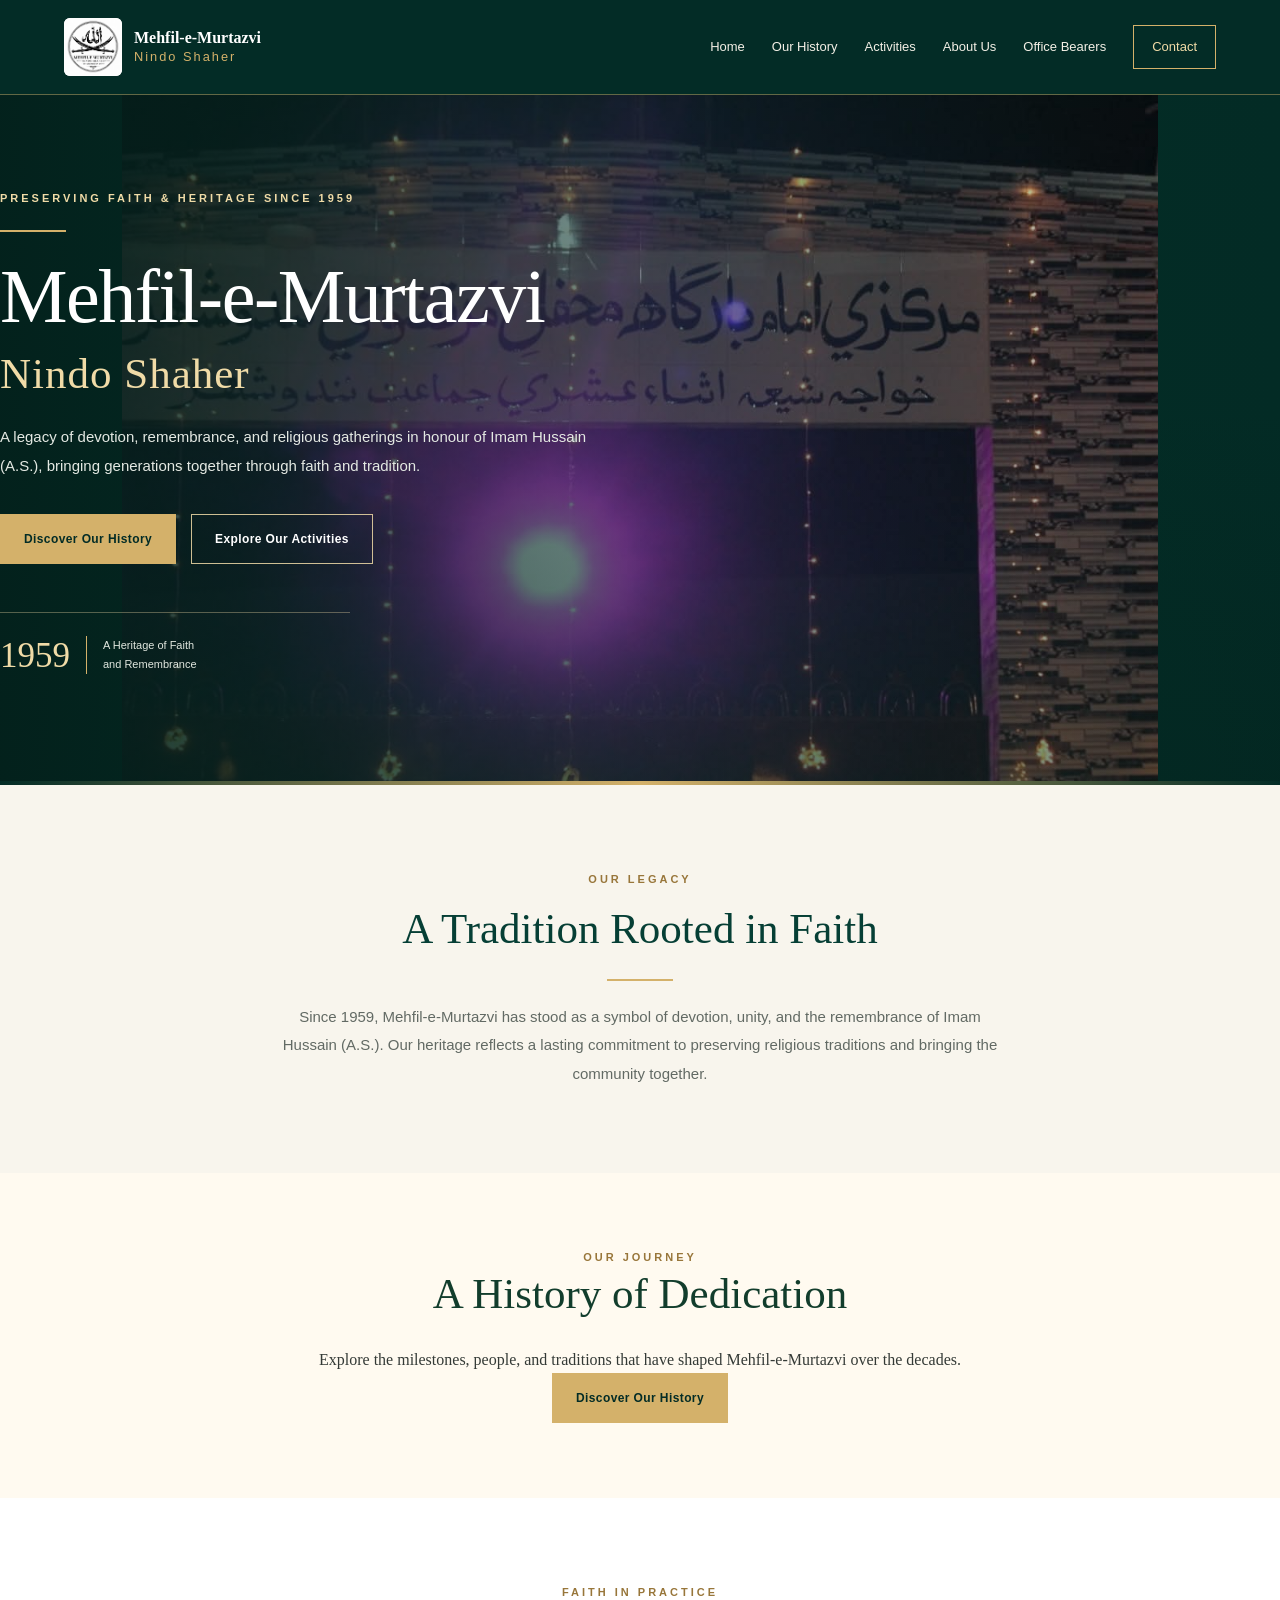
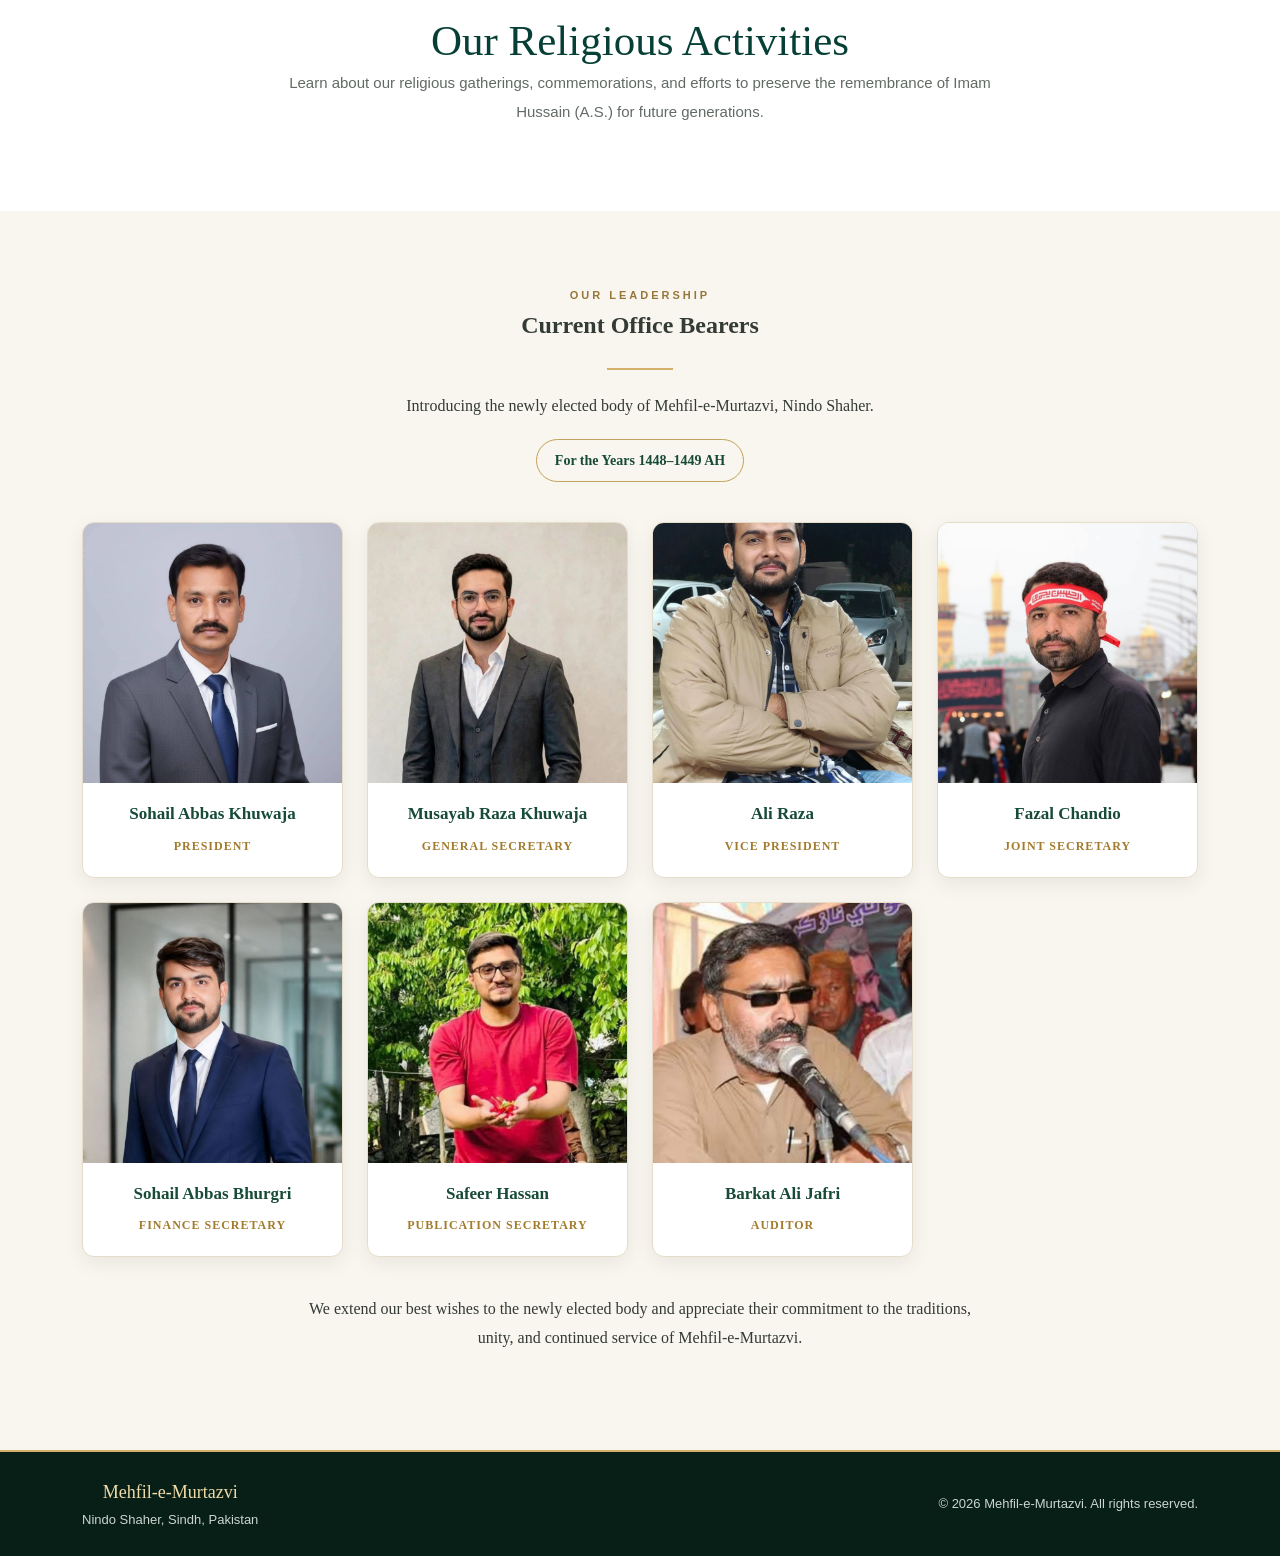
<file: index.html>
<!DOCTYPE html>
<html lang="en">

<head>
    <meta charset="UTF-8">
    <meta name="viewport" content="width=device-width, initial-scale=1.0">

    <meta
        name="description"
        content="Discover the history, heritage, religious activities, and current office bearers of Mehfil-e-Murtazvi, Nindo Shaher, established in 1959."
    >

    <title>Mehfil-e-Murtazvi | Nindo Shaher</title>

    <link rel="stylesheet" href="style.css">

    <style>
        /* Current Office Bearers */

        .office-bearers-section {
            padding: 75px 20px;
            background: #f8f6ef;
            text-align: center;
        }

        .office-bearers-heading {
            max-width: 760px;
            margin: 0 auto 40px;
        }

        .office-bearers-heading h2 {
            margin-bottom: 16px;
        }

        .office-bearers-intro {
            max-width: 650px;
            margin: 20px auto 0;
            line-height: 1.8;
        }

        .office-bearers-term {
            display: inline-block;
            margin-top: 18px;
            padding: 9px 18px;
            border: 1px solid #c4a15b;
            border-radius: 30px;
            color: #174b37;
            font-size: 14px;
            font-weight: 700;
        }

        .office-bearers-grid {
            display: grid;
            grid-template-columns: repeat(4, minmax(0, 1fr));
            gap: 24px;
            max-width: 1180px;
            margin: 40px auto 0;
            text-align: center;
        }

        .office-bearer-card {
            min-width: 0;
            overflow: hidden;
            background: #ffffff;
            border: 1px solid #e6ddc9;
            border-radius: 12px;
            box-shadow: 0 6px 20px rgba(0, 0, 0, 0.07);
            transition: transform 0.25s ease;
        }

        .office-bearer-card:hover {
            transform: translateY(-4px);
        }

        .office-bearer-card img {
            display: block;
            width: 100%;
            height: 260px;
            object-fit: cover;
            object-position: center;
            background: #eee9dc;
        }

        .office-bearer-info {
            padding: 18px 12px 22px;
        }

        .office-bearer-info h3 {
            margin: 0 0 10px;
            color: #174b37;
            font-size: 17px;
            line-height: 1.5;
        }

        .office-bearer-info p {
            margin: 0;
            color: #a27b2c;
            font-size: 12px;
            font-weight: 700;
            letter-spacing: 1px;
            line-height: 1.5;
            text-transform: uppercase;
        }

        .office-bearers-footer {
            margin-top: 38px;
        }

        .office-bearers-footer p {
            max-width: 700px;
            margin: 0 auto 22px;
            line-height: 1.8;
        }

        @media (max-width: 950px) {
            .office-bearers-grid {
                grid-template-columns: repeat(2, minmax(0, 1fr));
                gap: 20px;
            }
        }

        @media (max-width: 480px) {
            .office-bearers-section {
                padding: 50px 14px;
            }

            .office-bearers-grid {
                gap: 14px;
            }

            .office-bearer-card img {
                height: 190px;
            }

            .office-bearer-info {
                padding: 14px 7px 18px;
            }

            .office-bearer-info h3 {
                font-size: 14px;
            }

            .office-bearer-info p {
                font-size: 10px;
                letter-spacing: 0.5px;
            }
        }
    </style>
</head>

<body>

    <!-- Header and Navigation -->
    <header class="site-header">
        <div class="container navbar">

            <a href="index.html#home" class="brand">
                <img
                    src="mehfil-e-murtazvi-logo.jpg"
                    alt="Mehfil-e-Murtazvi Logo"
                    class="brand-logo"
                >

                <span class="brand-name">
                    <strong>Mehfil-e-Murtazvi</strong>
                    <small>Nindo Shaher</small>
                </span>
            </a>

            <nav class="navigation">
                <a href="index.html#home">Home</a>
                <a href="history.html">Our History</a>
                <a href="activities.html">Activities</a>
                <a href="index.html#about">About Us</a>
                <a href="index.html#office-bearers">Office Bearers</a>
                <a href="index.html#contact" class="nav-contact">Contact</a>
            </nav>

        </div>
    </header>

    <main>

        <!-- Hero Section -->
        <section class="hero" id="home">

            <img
                class="hero-image"
                src="./hero-mehfil.jpg"
                alt="Mehfil-e-Murtazvi, Nindo Shaher"
            >

            <div class="hero-overlay"></div>

            <div class="container hero-content">

                <p class="eyebrow">
                    PRESERVING FAITH &amp; HERITAGE SINCE 1959
                </p>

                <div class="gold-line"></div>

                <h1>
                    Mehfil-e-Murtazvi
                    <span>Nindo Shaher</span>
                </h1>

                <p class="hero-description">
                    A legacy of devotion, remembrance, and religious
                    gatherings in honour of Imam Hussain (A.S.),
                    bringing generations together through faith and tradition.
                </p>

                <div class="hero-buttons">

                    <a href="history.html" class="btn btn-gold">
                        Discover Our History
                    </a>

                    <a href="index.html#activities" class="btn btn-outline">
                        Explore Our Activities
                    </a>

                </div>

                <div class="hero-established">

                    <span class="established-number">1959</span>

                    <span class="established-text">
                        A Heritage of Faith<br>
                        and Remembrance
                    </span>

                </div>

            </div>

            <div class="hero-bottom-border"></div>

        </section>

        <!-- About Section -->
        <section class="intro-section" id="about">

            <div class="container intro-content">

                <p class="section-label">OUR LEGACY</p>

                <h2>A Tradition Rooted in Faith</h2>

                <div class="gold-line centered"></div>

                <p>
                    Since 1959, Mehfil-e-Murtazvi has stood as a symbol
                    of devotion, unity, and the remembrance of Imam Hussain
                    (A.S.). Our heritage reflects a lasting commitment to
                    preserving religious traditions and bringing the
                    community together.
                </p>

            </div>

        </section>

        <!-- History Section -->
        <section class="history-section" id="history">

            <div class="container">

                <p class="section-label">OUR JOURNEY</p>

                <h2>A History of Dedication</h2>

                <p>
                    Explore the milestones, people, and traditions that
                    have shaped Mehfil-e-Murtazvi over the decades.
                </p>

                <a href="history.html" class="btn btn-gold">
                    Discover Our History
                </a>

            </div>

        </section>

        <!-- Religious Activities Section -->
        <section class="activities-section" id="activities">

            <div class="container">

                <p class="section-label">FAITH IN PRACTICE</p>

                <h2>Our Religious Activities</h2>

                <p>
                    Learn about our religious gatherings, commemorations,
                    and efforts to preserve the remembrance of Imam Hussain
                    (A.S.) for future generations.
                </p>

            </div>

        </section>

        <!-- Current Office Bearers Section -->
        <section class="office-bearers-section" id="office-bearers">

            <div class="container">

                <div class="office-bearers-heading">

                    <p class="section-label">OUR LEADERSHIP</p>

                    <h2>Current Office Bearers</h2>

                    <div class="gold-line centered"></div>

                    <p class="office-bearers-intro">
                        Introducing the newly elected body of
                        Mehfil-e-Murtazvi, Nindo Shaher.
                    </p>

                    <span class="office-bearers-term">
                        For the Years 1448–1449 AH
                    </span>

                </div>

                <div class="office-bearers-grid">

                    <article class="office-bearer-card">

                        <img
                            src="president-sohail-abbas-khuwaja.jpg"
                            alt="Sohail Abbas Khuwaja, President"
                            loading="lazy"
                        >

                        <div class="office-bearer-info">
                            <h3>Sohail Abbas Khuwaja</h3>
                            <p>President</p>
                        </div>

                    </article>

                    <article class="office-bearer-card">

                        <img
                            src="general-secretary-musayab-raza-khuwaja.jpg"
                            alt="Musayab Raza Khuwaja, General Secretary"
                            loading="lazy"
                        >

                        <div class="office-bearer-info">
                            <h3>Musayab Raza Khuwaja</h3>
                            <p>General Secretary</p>
                        </div>

                    </article>

                    <article class="office-bearer-card">

                        <img
                            src="vice-president-ali-raza.jpg"
                            alt="Ali Raza, Vice President"
                            loading="lazy"
                        >

                        <div class="office-bearer-info">
                            <h3>Ali Raza</h3>
                            <p>Vice President</p>
                        </div>

                    </article>

                    <article class="office-bearer-card">

                        <img
                            src="joint-secretary-fazal-chandio.jpg"
                            alt="Fazal Chandio, Joint Secretary"
                            loading="lazy"
                        >

                        <div class="office-bearer-info">
                            <h3>Fazal Chandio</h3>
                            <p>Joint Secretary</p>
                        </div>

                    </article>

                    <article class="office-bearer-card">

                        <img
                            src="finance-secretary-sohail-abbas-bhurgri.jpg"
                            alt="Sohail Abbas Bhurgri, Finance Secretary"
                            loading="lazy"
                        >

                        <div class="office-bearer-info">
                            <h3>Sohail Abbas Bhurgri</h3>
                            <p>Finance Secretary</p>
                        </div>

                    </article>

                    <article class="office-bearer-card">

                        <img
                            src="publication-secretary-safeer-hassan.jpg"
                            alt="Safeer Hassan, Publication Secretary"
                            loading="lazy"
                        >

                        <div class="office-bearer-info">
                            <h3>Safeer Hassan</h3>
                            <p>Publication Secretary</p>
                        </div>

                    </article>

                    <article class="office-bearer-card">

                        <img
                            src="auditor-barkat-ali-jafri.jpg"
                            alt="Barkat Ali Jafri, Auditor"
                            loading="lazy"
                        >

                        <div class="office-bearer-info">
                            <h3>Barkat Ali Jafri</h3>
                            <p>Auditor</p>
                        </div>

                    </article>

                </div>

                <div class="office-bearers-footer">

                    <p>
                        We extend our best wishes to the newly elected body
                        and appreciate their commitment to the traditions,
                        unity, and continued service of Mehfil-e-Murtazvi.
                    </p>

                </div>

            </div>

        </section>

    </main>

    <!-- Footer -->
    <footer class="site-footer" id="contact">

        <div class="container footer-content">

            <div>
                <strong>Mehfil-e-Murtazvi</strong>
                <p>Nindo Shaher, Sindh, Pakistan</p>
            </div>

            <p class="copyright">
                &copy; 2026 Mehfil-e-Murtazvi. All rights reserved.
            </p>

        </div>

    </footer>

</body>
</html>
</file>
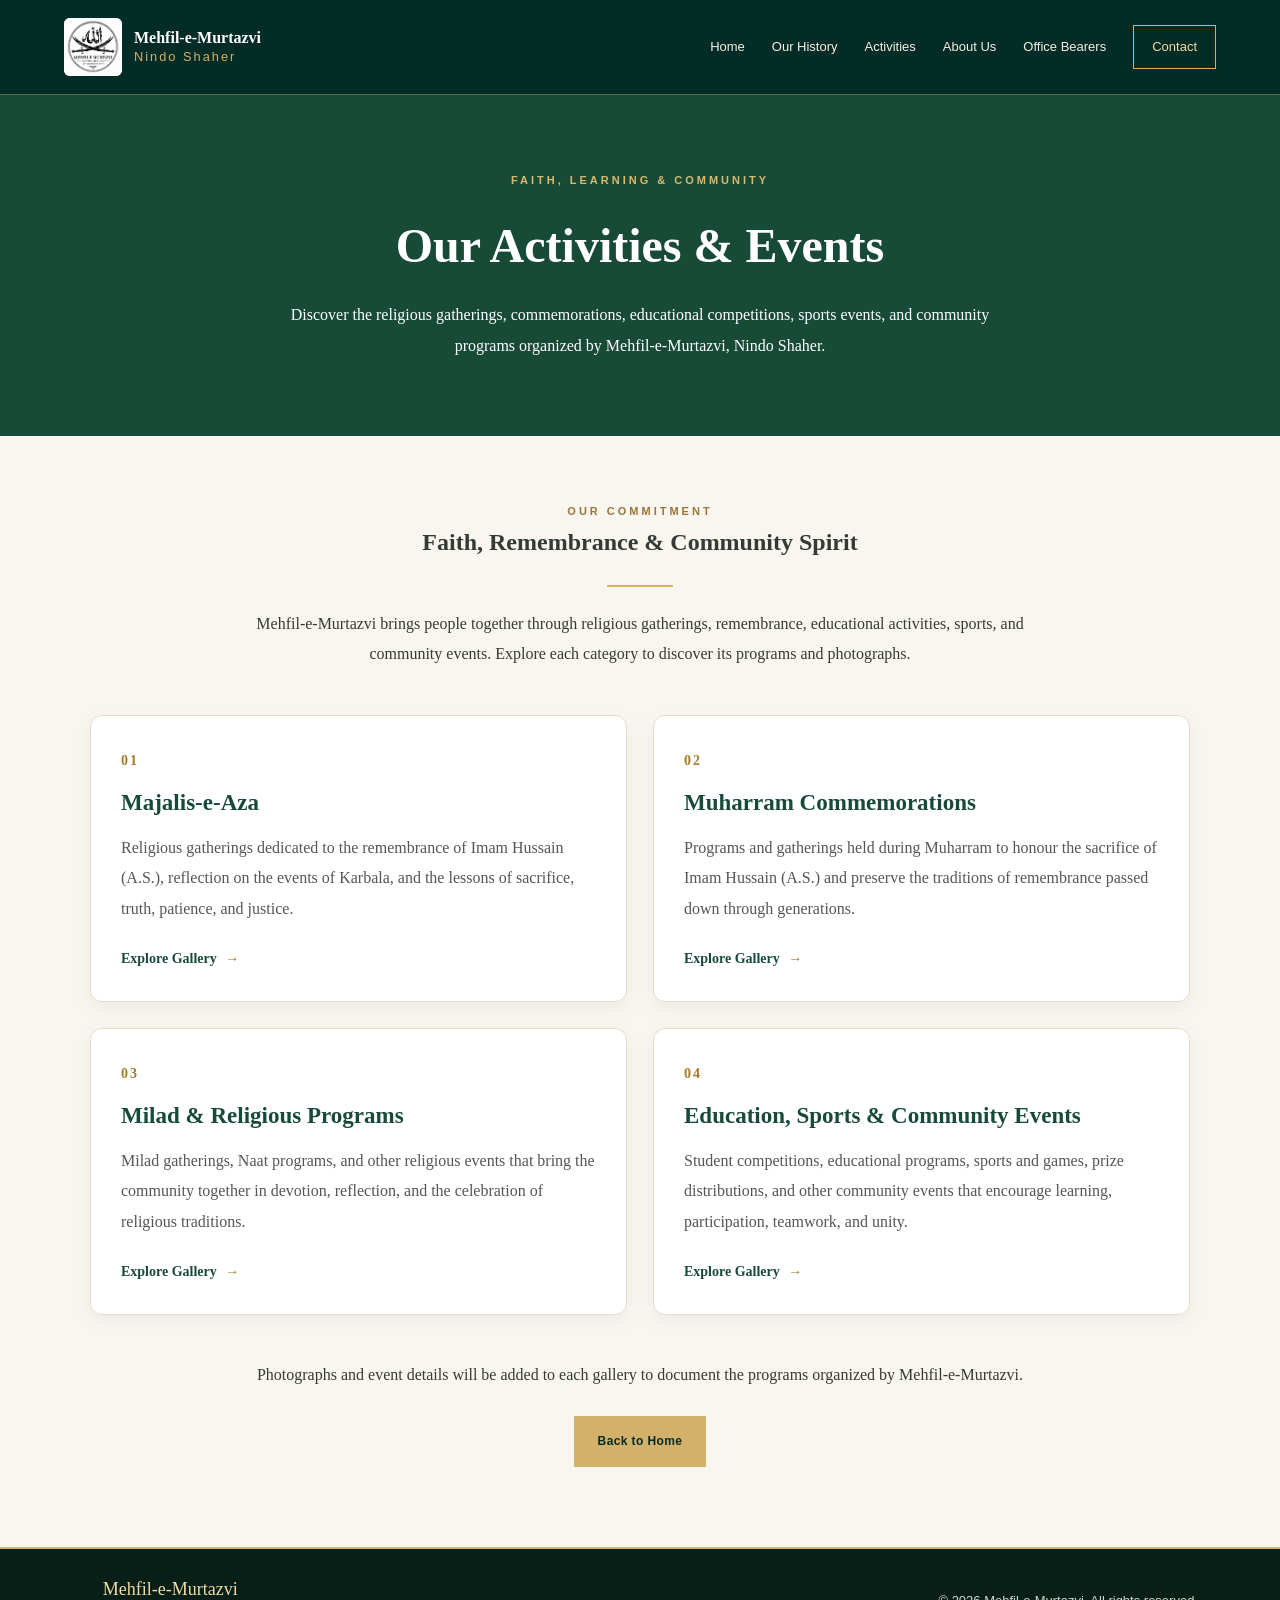
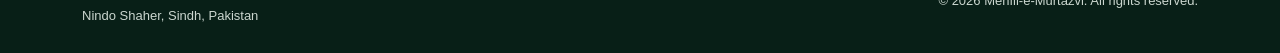
<file: activities.html>
<!DOCTYPE html>
<html lang="en">

<head>
    <meta charset="UTF-8">
    <meta name="viewport" content="width=device-width, initial-scale=1.0">

    <meta
        name="description"
        content="Explore the religious gatherings, Milad programs, student competitions, sports events, and community activities of Mehfil-e-Murtazvi, Nindo Shaher, Sindh, Pakistan."
    >

    <title>Our Activities | Mehfil-e-Murtazvi</title>

    <link rel="stylesheet" href="style.css">

    <style>
        .activities-page-hero {
            padding: 75px 20px;
            text-align: center;
            background: #174b37;
            color: #ffffff;
        }

        .activities-page-hero .section-label {
            color: #d9b96e;
        }

        .activities-page-hero h1 {
            margin: 14px 0;
            color: #ffffff;
            font-size: clamp(32px, 5vw, 48px);
        }

        .activities-page-hero p {
            max-width: 720px;
            margin: 0 auto;
            line-height: 1.9;
        }

        .activities-page-content {
            padding: 65px 20px 80px;
            background: #f8f6ef;
        }

        .activities-introduction {
            max-width: 780px;
            margin: 0 auto 45px;
            text-align: center;
        }

        .activities-introduction h2 {
            margin-bottom: 16px;
        }

        .activities-introduction p {
            line-height: 1.9;
        }

        .activities-grid {
            display: grid;
            grid-template-columns: repeat(2, minmax(0, 1fr));
            gap: 26px;
            max-width: 1100px;
            margin: 0 auto;
        }

        .activity-card {
            display: block;
            padding: 30px;
            background: #ffffff;
            border: 1px solid #e6ddc9;
            border-radius: 12px;
            box-shadow: 0 6px 20px rgba(0, 0, 0, 0.05);
            text-decoration: none;
            color: inherit;
            transition:
                transform 0.25s ease,
                box-shadow 0.25s ease,
                border-color 0.25s ease;
        }

        .activity-card:hover,
        .activity-card:focus-visible {
            transform: translateY(-5px);
            border-color: #d9b96e;
            box-shadow: 0 12px 28px rgba(0, 0, 0, 0.10);
        }

        .activity-card:focus-visible {
            outline: 3px solid #a27b2c;
            outline-offset: 4px;
        }

        .activity-number {
            display: inline-block;
            margin-bottom: 14px;
            color: #a27b2c;
            font-size: 14px;
            font-weight: 700;
            letter-spacing: 2px;
        }

        .activity-card h2 {
            margin: 0 0 14px;
            color: #174b37;
            font-size: 23px;
            line-height: 1.4;
        }

        .activity-card p {
            margin: 0 0 20px;
            line-height: 1.9;
            color: #555555;
        }

        .activity-card-link {
            display: inline-block;
            color: #174b37;
            font-weight: 700;
            font-size: 14px;
        }

        .activity-card-link span {
            color: #a27b2c;
            margin-left: 5px;
        }

        .activities-note {
            max-width: 780px;
            margin: 45px auto 0;
            text-align: center;
            line-height: 1.9;
        }

        .activities-back {
            margin-top: 25px;
            text-align: center;
        }

        @media (max-width: 650px) {
            .activities-page-hero {
                padding: 55px 18px;
            }

            .activities-page-content {
                padding: 45px 16px 60px;
            }

            .activities-grid {
                grid-template-columns: 1fr;
                gap: 18px;
            }

            .activity-card {
                padding: 24px;
            }

            .activity-card h2 {
                font-size: 21px;
            }
        }
    </style>
</head>

<body>

    <!-- Website Header -->
    <header class="site-header">
        <div class="container navbar">

            <a href="index.html#home" class="brand">
                <img
                    src="mehfil-e-murtazvi-logo.jpg"
                    alt="Mehfil-e-Murtazvi Logo"
                    class="brand-logo"
                >

                <span class="brand-name">
                    <strong>Mehfil-e-Murtazvi</strong>
                    <small>Nindo Shaher</small>
                </span>
            </a>

            <nav class="navigation">
                <a href="index.html#home">Home</a>
                <a href="history.html">Our History</a>
                <a href="activities.html" aria-current="page">Activities</a>
                <a href="index.html#about">About Us</a>
                <a href="index.html#office-bearers">Office Bearers</a>
                <a href="index.html#contact" class="nav-contact">Contact</a>
            </nav>

        </div>
    </header>

    <main>

        <!-- Activities Page Introduction -->
        <section class="activities-page-hero">
            <div class="container">

                <p class="section-label">FAITH, LEARNING &amp; COMMUNITY</p>

                <h1>Our Activities &amp; Events</h1>

                <p>
                    Discover the religious gatherings, commemorations,
                    educational competitions, sports events, and community
                    programs organized by Mehfil-e-Murtazvi, Nindo Shaher.
                </p>

            </div>
        </section>

        <!-- Activities Content -->
        <section class="activities-page-content">
            <div class="container">

                <div class="activities-introduction">

                    <p class="section-label">OUR COMMITMENT</p>

                    <h2>Faith, Remembrance &amp; Community Spirit</h2>

                    <div class="gold-line centered"></div>

                    <p>
                        Mehfil-e-Murtazvi brings people together through
                        religious gatherings, remembrance, educational
                        activities, sports, and community events. Explore
                        each category to discover its programs and photographs.
                    </p>

                </div>

                <div class="activities-grid">

                    <!-- Activity 1 -->
                    <a
                        href="majalis-e-aza.html"
                        class="activity-card"
                        aria-label="Explore Majalis-e-Aza photographs and events"
                    >
                        <span class="activity-number">01</span>

                        <h2>Majalis-e-Aza</h2>

                        <p>
                            Religious gatherings dedicated to the remembrance
                            of Imam Hussain (A.S.), reflection on the events
                            of Karbala, and the lessons of sacrifice, truth,
                            patience, and justice.
                        </p>

                        <span class="activity-card-link">
                            Explore Gallery <span aria-hidden="true">&rarr;</span>
                        </span>
                    </a>

                    <!-- Activity 2 -->
                    <a
                        href="muharram-commemorations.html"
                        class="activity-card"
                        aria-label="Explore Muharram commemorations and photographs"
                    >
                        <span class="activity-number">02</span>

                        <h2>Muharram Commemorations</h2>

                        <p>
                            Programs and gatherings held during Muharram
                            to honour the sacrifice of Imam Hussain (A.S.)
                            and preserve the traditions of remembrance
                            passed down through generations.
                        </p>

                        <span class="activity-card-link">
                            Explore Gallery <span aria-hidden="true">&rarr;</span>
                        </span>
                    </a>

                    <!-- Activity 3 -->
                    <a
                        href="milad-religious-programs.html"
                        class="activity-card"
                        aria-label="Explore Milad and religious program photographs"
                    >
                        <span class="activity-number">03</span>

                        <h2>Milad &amp; Religious Programs</h2>

                        <p>
                            Milad gatherings, Naat programs, and other
                            religious events that bring the community
                            together in devotion, reflection, and
                            the celebration of religious traditions.
                        </p>

                        <span class="activity-card-link">
                            Explore Gallery <span aria-hidden="true">&rarr;</span>
                        </span>
                    </a>

                    <!-- Activity 4 -->
                    <a
                        href="community-events.html"
                        class="activity-card"
                        aria-label="Explore education, sports, and community event photographs"
                    >
                        <span class="activity-number">04</span>

                        <h2>Education, Sports &amp; Community Events</h2>

                        <p>
                            Student competitions, educational programs,
                            sports and games, prize distributions, and
                            other community events that encourage learning,
                            participation, teamwork, and unity.
                        </p>

                        <span class="activity-card-link">
                            Explore Gallery <span aria-hidden="true">&rarr;</span>
                        </span>
                    </a>

                </div>

                <div class="activities-note">

                    <p>
                        Photographs and event details will be added to
                        each gallery to document the programs organized
                        by Mehfil-e-Murtazvi.
                    </p>

                    <div class="activities-back">
                        <a href="index.html#home" class="btn btn-gold">
                            Back to Home
                        </a>
                    </div>

                </div>

            </div>
        </section>

    </main>

    <!-- Website Footer -->
    <footer class="site-footer" id="contact">
        <div class="container footer-content">

            <div>
                <strong>Mehfil-e-Murtazvi</strong>
                <p>Nindo Shaher, Sindh, Pakistan</p>
            </div>

            <p class="copyright">
                &copy; <span id="current-year">2026</span>
                Mehfil-e-Murtazvi. All rights reserved.
            </p>

        </div>
    </footer>

    <script>
        document.getElementById("current-year").textContent =
            new Date().getFullYear();
    </script>

</body>
</html>
</file>
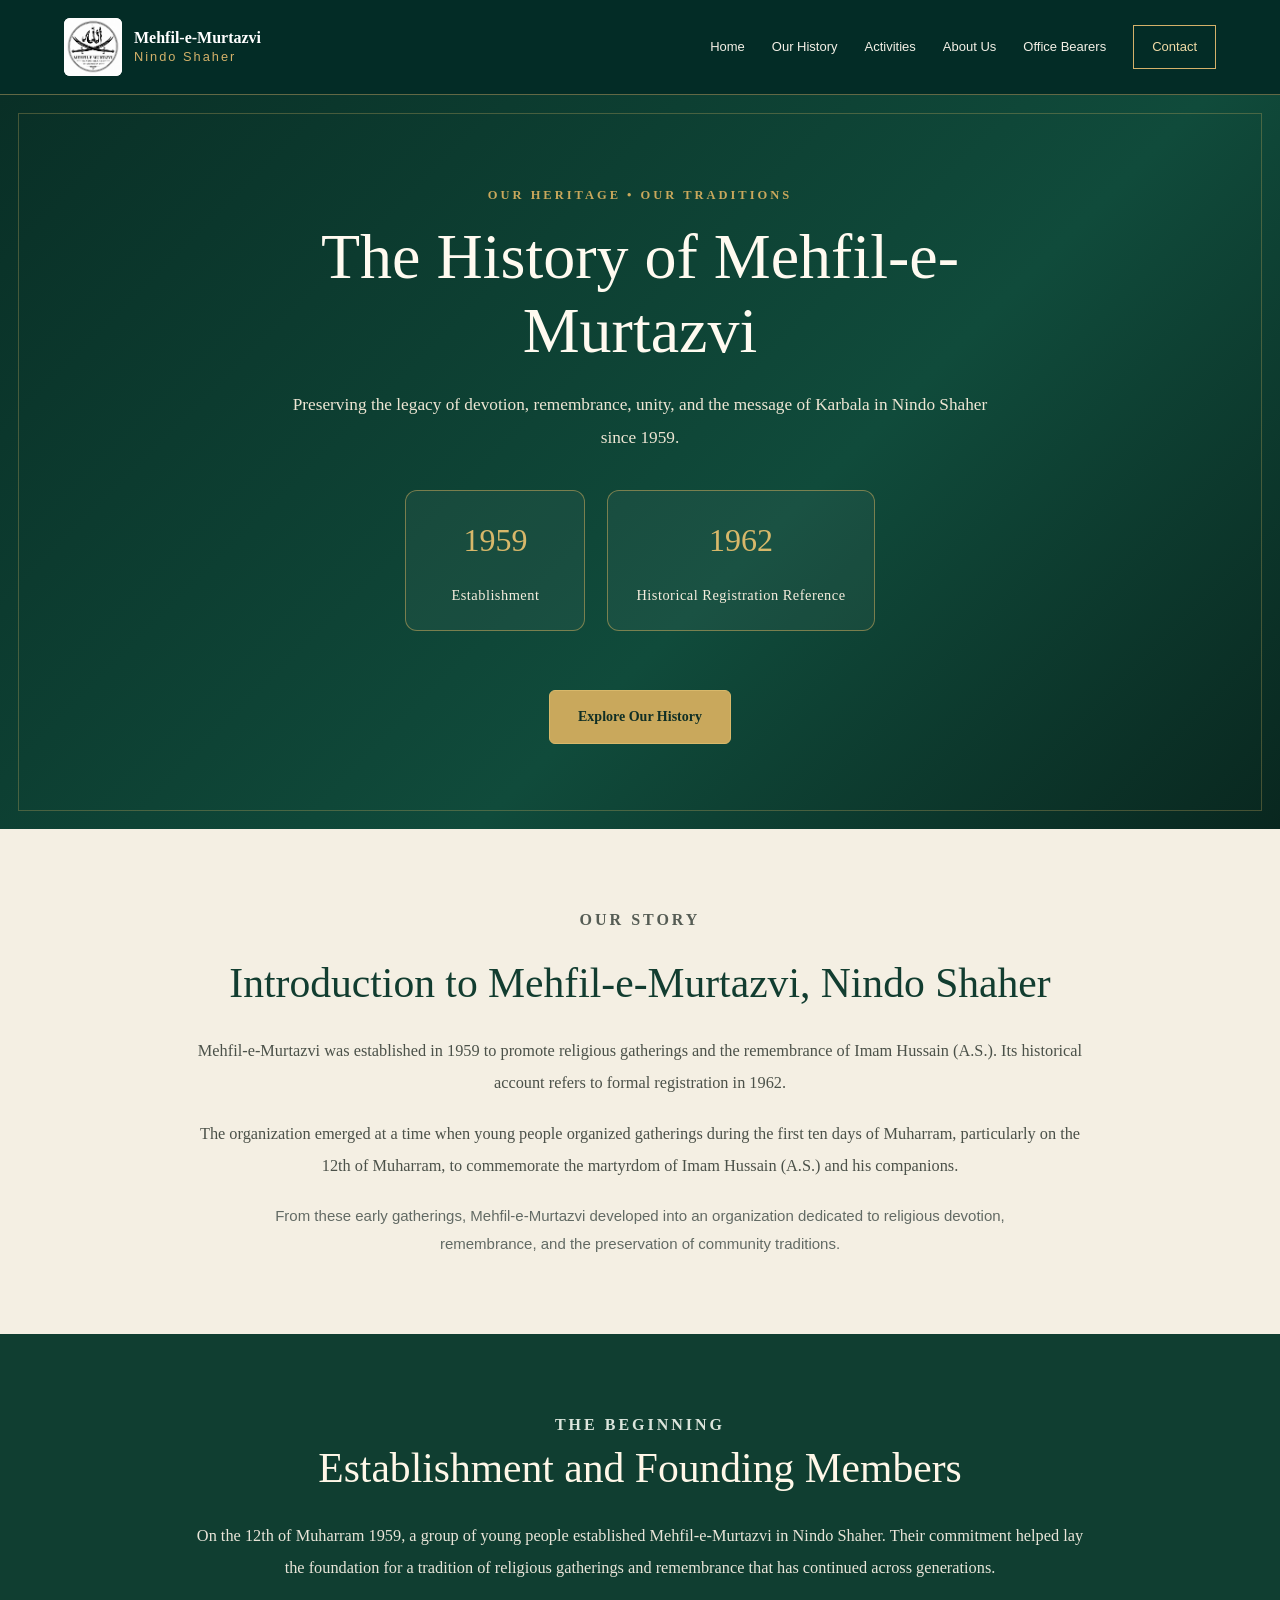
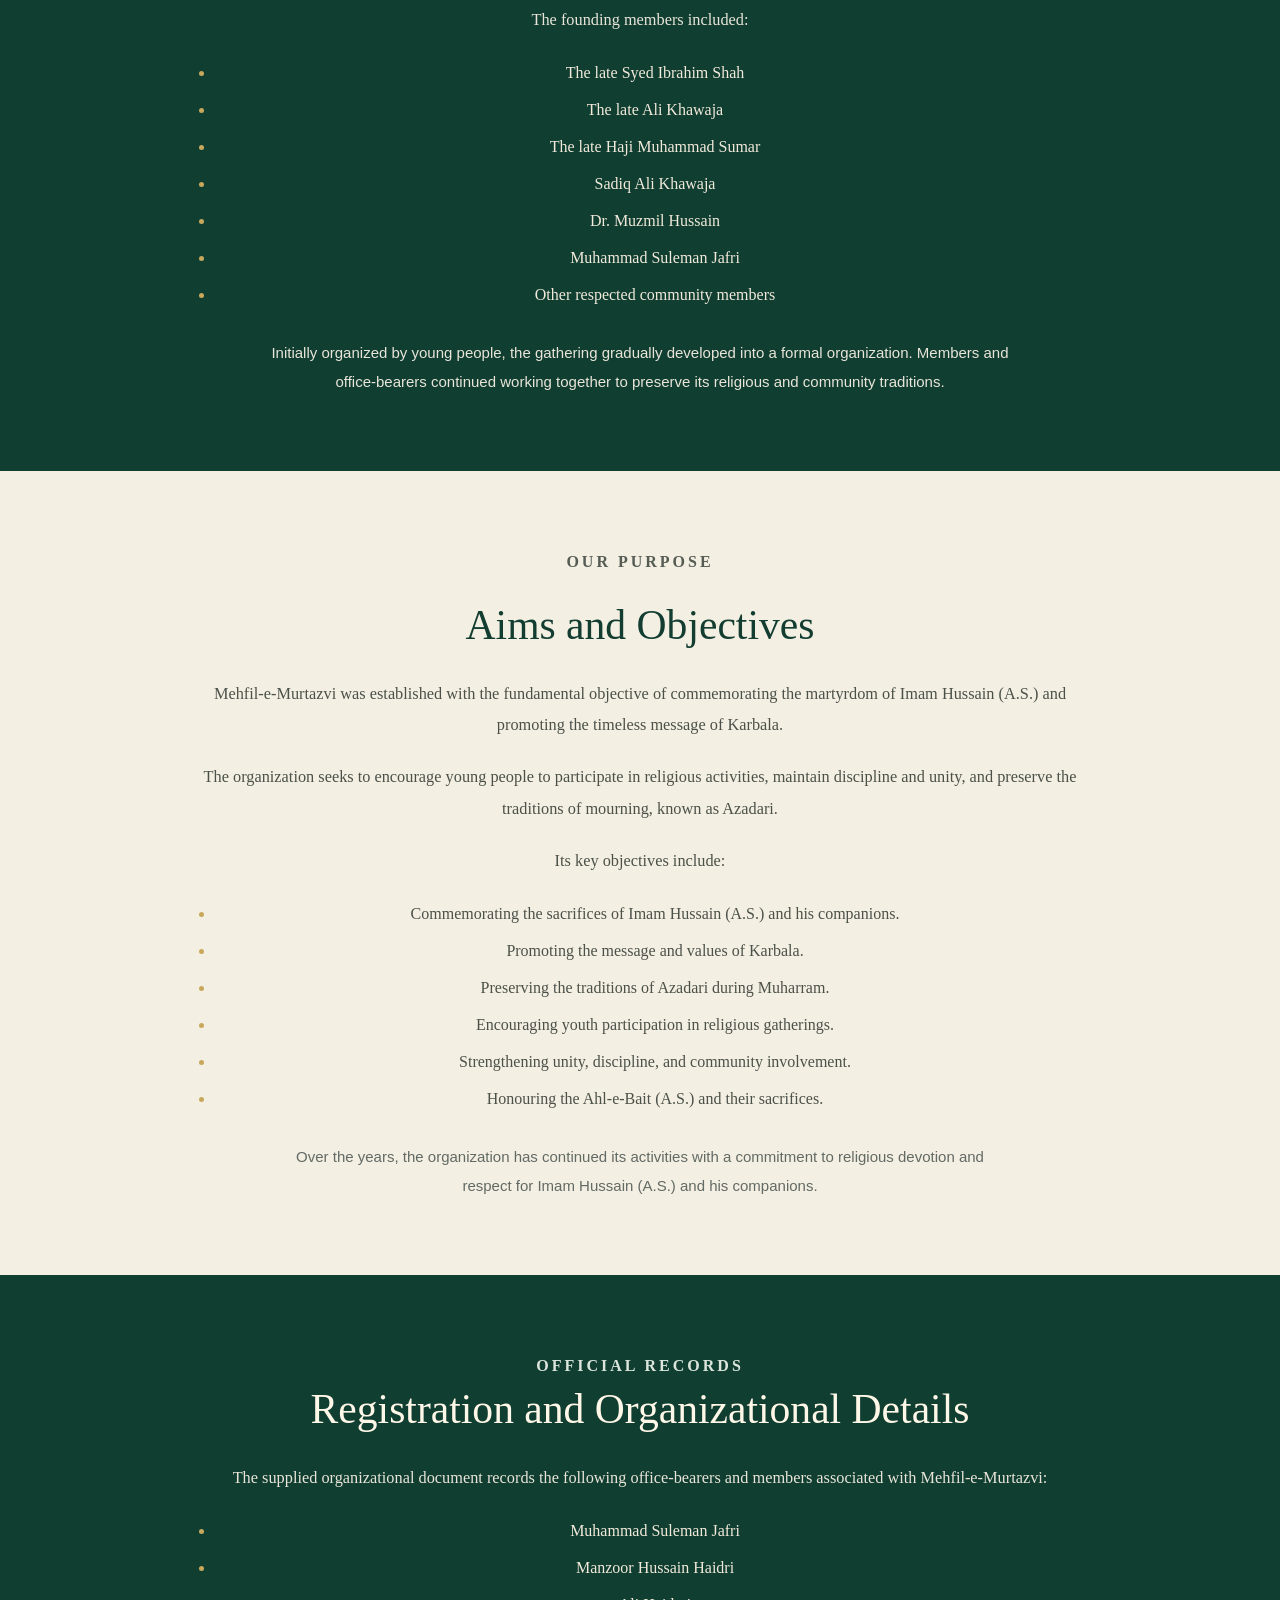
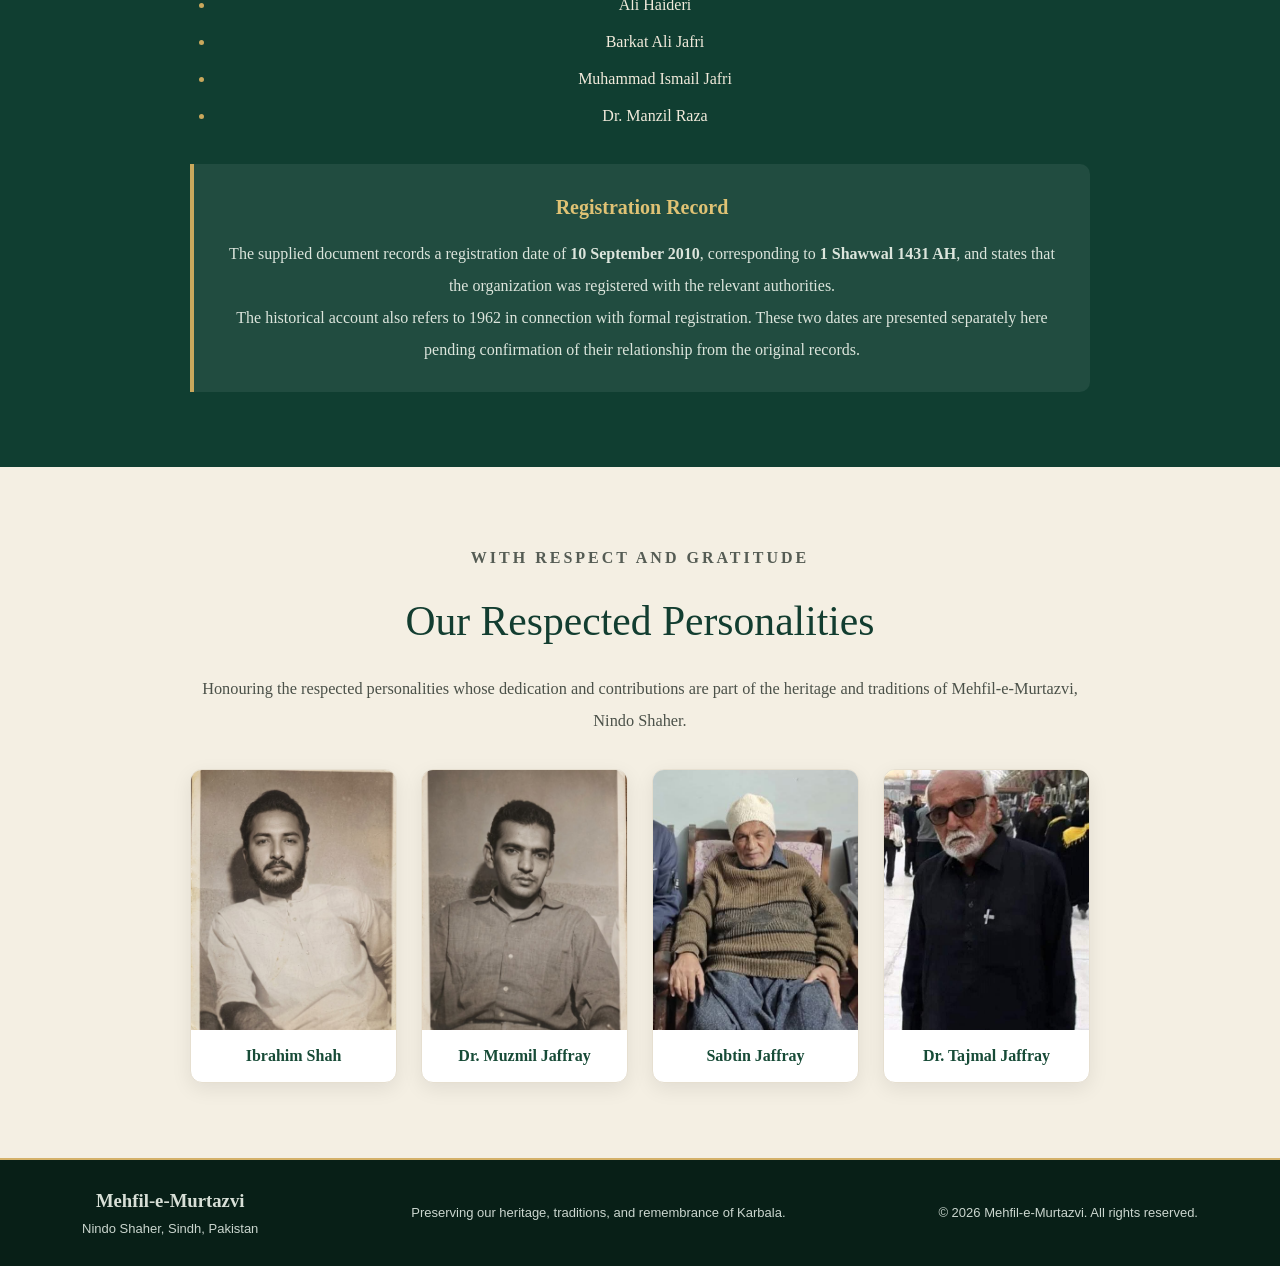
<file: history.html>
<!DOCTYPE html>
<html lang="en">
<head>
  <meta charset="UTF-8">
  <meta name="viewport" content="width=device-width, initial-scale=1.0">

  <title>Our History | Mehfil-e-Murtazvi, Nindo Shaher</title>

  <meta
    name="description"
    content="Discover the history, founding members, objectives, and heritage of Mehfil-e-Murtazvi, Nindo Shaher, established in 1959."
  >

  <link rel="stylesheet" href="style.css">
</head>

<body>

  <!-- Header -->
  <header class="site-header">
    <div class="container navbar">

      <a href="index.html#home" class="brand">
        <img
          src="mehfil-e-murtazvi-logo.jpg"
          alt="Mehfil-e-Murtazvi Logo"
          class="brand-logo"
        >

        <span class="brand-name">
          <strong>Mehfil-e-Murtazvi</strong>
          <small>Nindo Shaher</small>
        </span>
      </a>

      <nav class="navigation">
        <a href="index.html#home">Home</a>
        <a href="history.html" aria-current="page">Our History</a>
        <a href="activities.html">Activities</a>
        <a href="index.html#about">About Us</a>
        <a href="index.html#office-bearers">Office Bearers</a>
        <a href="index.html#contact" class="nav-contact">Contact</a>
      </nav>

    </div>
  </header>

  <main>

    <!-- History Hero -->
    <section class="history-hero">
      <div class="container history-hero-content">

        <p class="history-eyebrow">Our Heritage • Our Traditions</p>

        <h1>The History of Mehfil-e-Murtazvi</h1>

        <p>
          Preserving the legacy of devotion, remembrance, unity, and the
          message of Karbala in Nindo Shaher since 1959.
        </p>

        <div class="history-years">
          <div>
            <strong>1959</strong>
            <span>Establishment</span>
          </div>

          <div>
            <strong>1962</strong>
            <span>Historical Registration Reference</span>
          </div>
        </div>

        <a href="#introduction" class="history-button">
          Explore Our History
        </a>

      </div>
    </section>

    <!-- Introduction -->
    <section class="history-section" id="introduction">
      <div class="container history-content">

        <p class="history-eyebrow">Our Story</p>

        <h2>Introduction to Mehfil-e-Murtazvi, Nindo Shaher</h2>

        <p>
          Mehfil-e-Murtazvi was established in 1959 to promote religious
          gatherings and the remembrance of Imam Hussain (A.S.). Its
          historical account refers to formal registration in 1962.
        </p>

        <p>
          The organization emerged at a time when young people organized
          gatherings during the first ten days of Muharram, particularly
          on the 12th of Muharram, to commemorate the martyrdom of Imam
          Hussain (A.S.) and his companions.
        </p>

        <p>
          From these early gatherings, Mehfil-e-Murtazvi developed into
          an organization dedicated to religious devotion, remembrance,
          and the preservation of community traditions.
        </p>

      </div>
    </section>

    <!-- Establishment and Founding Members -->
    <section class="history-section history-highlight" id="founding">
      <div class="container highlight-content">

        <p class="history-eyebrow">The Beginning</p>

        <h2>Establishment and Founding Members</h2>

        <p>
          On the 12th of Muharram 1959, a group of young people established
          Mehfil-e-Murtazvi in Nindo Shaher. Their commitment helped lay
          the foundation for a tradition of religious gatherings and
          remembrance that has continued across generations.
        </p>

        <p>The founding members included:</p>

        <ul class="history-member-list">
          <li>The late Syed Ibrahim Shah</li>
          <li>The late Ali Khawaja</li>
          <li>The late Haji Muhammad Sumar</li>
          <li>Sadiq Ali Khawaja</li>
          <li>Dr. Muzmil Hussain</li>
          <li>Muhammad Suleman Jafri</li>
          <li>Other respected community members</li>
        </ul>

        <p>
          Initially organized by young people, the gathering gradually
          developed into a formal organization. Members and office-bearers
          continued working together to preserve its religious and
          community traditions.
        </p>

      </div>
    </section>

    <!-- Aims and Objectives -->
    <section class="history-section" id="objectives">
      <div class="container history-content">

        <p class="history-eyebrow">Our Purpose</p>

        <h2>Aims and Objectives</h2>

        <p>
          Mehfil-e-Murtazvi was established with the fundamental objective
          of commemorating the martyrdom of Imam Hussain (A.S.) and
          promoting the timeless message of Karbala.
        </p>

        <p>
          The organization seeks to encourage young people to participate
          in religious activities, maintain discipline and unity, and
          preserve the traditions of mourning, known as Azadari.
        </p>

        <p>Its key objectives include:</p>

        <ul class="history-member-list">
          <li>Commemorating the sacrifices of Imam Hussain (A.S.) and his companions.</li>
          <li>Promoting the message and values of Karbala.</li>
          <li>Preserving the traditions of Azadari during Muharram.</li>
          <li>Encouraging youth participation in religious gatherings.</li>
          <li>Strengthening unity, discipline, and community involvement.</li>
          <li>Honouring the Ahl-e-Bait (A.S.) and their sacrifices.</li>
        </ul>

        <p>
          Over the years, the organization has continued its activities
          with a commitment to religious devotion and respect for Imam
          Hussain (A.S.) and his companions.
        </p>

      </div>
    </section>

    <!-- Registration and Organizational Details -->
    <section class="history-section history-highlight" id="registration">
      <div class="container highlight-content">

        <p class="history-eyebrow">Official Records</p>

        <h2>Registration and Organizational Details</h2>

        <p>
          The supplied organizational document records the following
          office-bearers and members associated with Mehfil-e-Murtazvi:
        </p>

        <ul class="history-member-list">
          <li>Muhammad Suleman Jafri</li>
          <li>Manzoor Hussain Haidri</li>
          <li>Ali Haideri</li>
          <li>Barkat Ali Jafri</li>
          <li>Muhammad Ismail Jafri</li>
          <li>Dr. Manzil Raza</li>
        </ul>

        <div class="registration-note">
          <h3>Registration Record</h3>

          <p>
            The supplied document records a registration date of
            <strong>10 September 2010</strong>, corresponding to
            <strong>1 Shawwal 1431 AH</strong>, and states that the
            organization was registered with the relevant authorities.
          </p>

          <p>
            The historical account also refers to 1962 in connection
            with formal registration. These two dates are presented
            separately here pending confirmation of their relationship
            from the original records.
          </p>
        </div>

      </div>
    </section>

    <!-- Respected Personalities Gallery -->
    <section class="history-section" id="personalities">
      <div class="container history-content">

        <p class="history-eyebrow">With Respect and Gratitude</p>

        <h2>Our Respected Personalities</h2>

        <p>
          Honouring the respected personalities whose dedication and
          contributions are part of the heritage and traditions of
          Mehfil-e-Murtazvi, Nindo Shaher.
        </p>

        <div class="personalities-gallery">

          <div class="personality-card">
            <img
              src="ibrahim-shah.jpg"
              alt="Ibrahim Shah"
              loading="lazy"
            >
            <h3>Ibrahim Shah</h3>
          </div>

          <div class="personality-card">
            <img
              src="dr-muzmil-jaffray.jpg"
              alt="Dr. Muzmil Jaffray"
              loading="lazy"
            >
            <h3>Dr. Muzmil Jaffray</h3>
          </div>

          <div class="personality-card">
            <img
              src="sabtin-jaffray.jpg"
              alt="Sabtin Jaffray"
              loading="lazy"
            >
            <h3>Sabtin Jaffray</h3>
          </div>

          <div class="personality-card">
            <img
              src="dr-tajmal-jaffray.jpg"
              alt="Dr. Tajmal Jaffray"
              loading="lazy"
            >
            <h3>Dr. Tajmal Jaffray</h3>
          </div>

        </div>

      </div>
    </section>

  </main>

  <!-- Footer -->
  <footer class="site-footer">
    <div class="container footer-content">

      <div>
        <h3>Mehfil-e-Murtazvi</h3>
        <p>Nindo Shaher, Sindh, Pakistan</p>
      </div>

      <p>
        Preserving our heritage, traditions, and remembrance of Karbala.
      </p>

      <p>
        &copy; <span id="current-year">2026</span>
        Mehfil-e-Murtazvi. All rights reserved.
      </p>

    </div>
  </footer>

  <script>
    document.getElementById("current-year").textContent =
      new Date().getFullYear();
  </script>

</body>
</html>
</file>
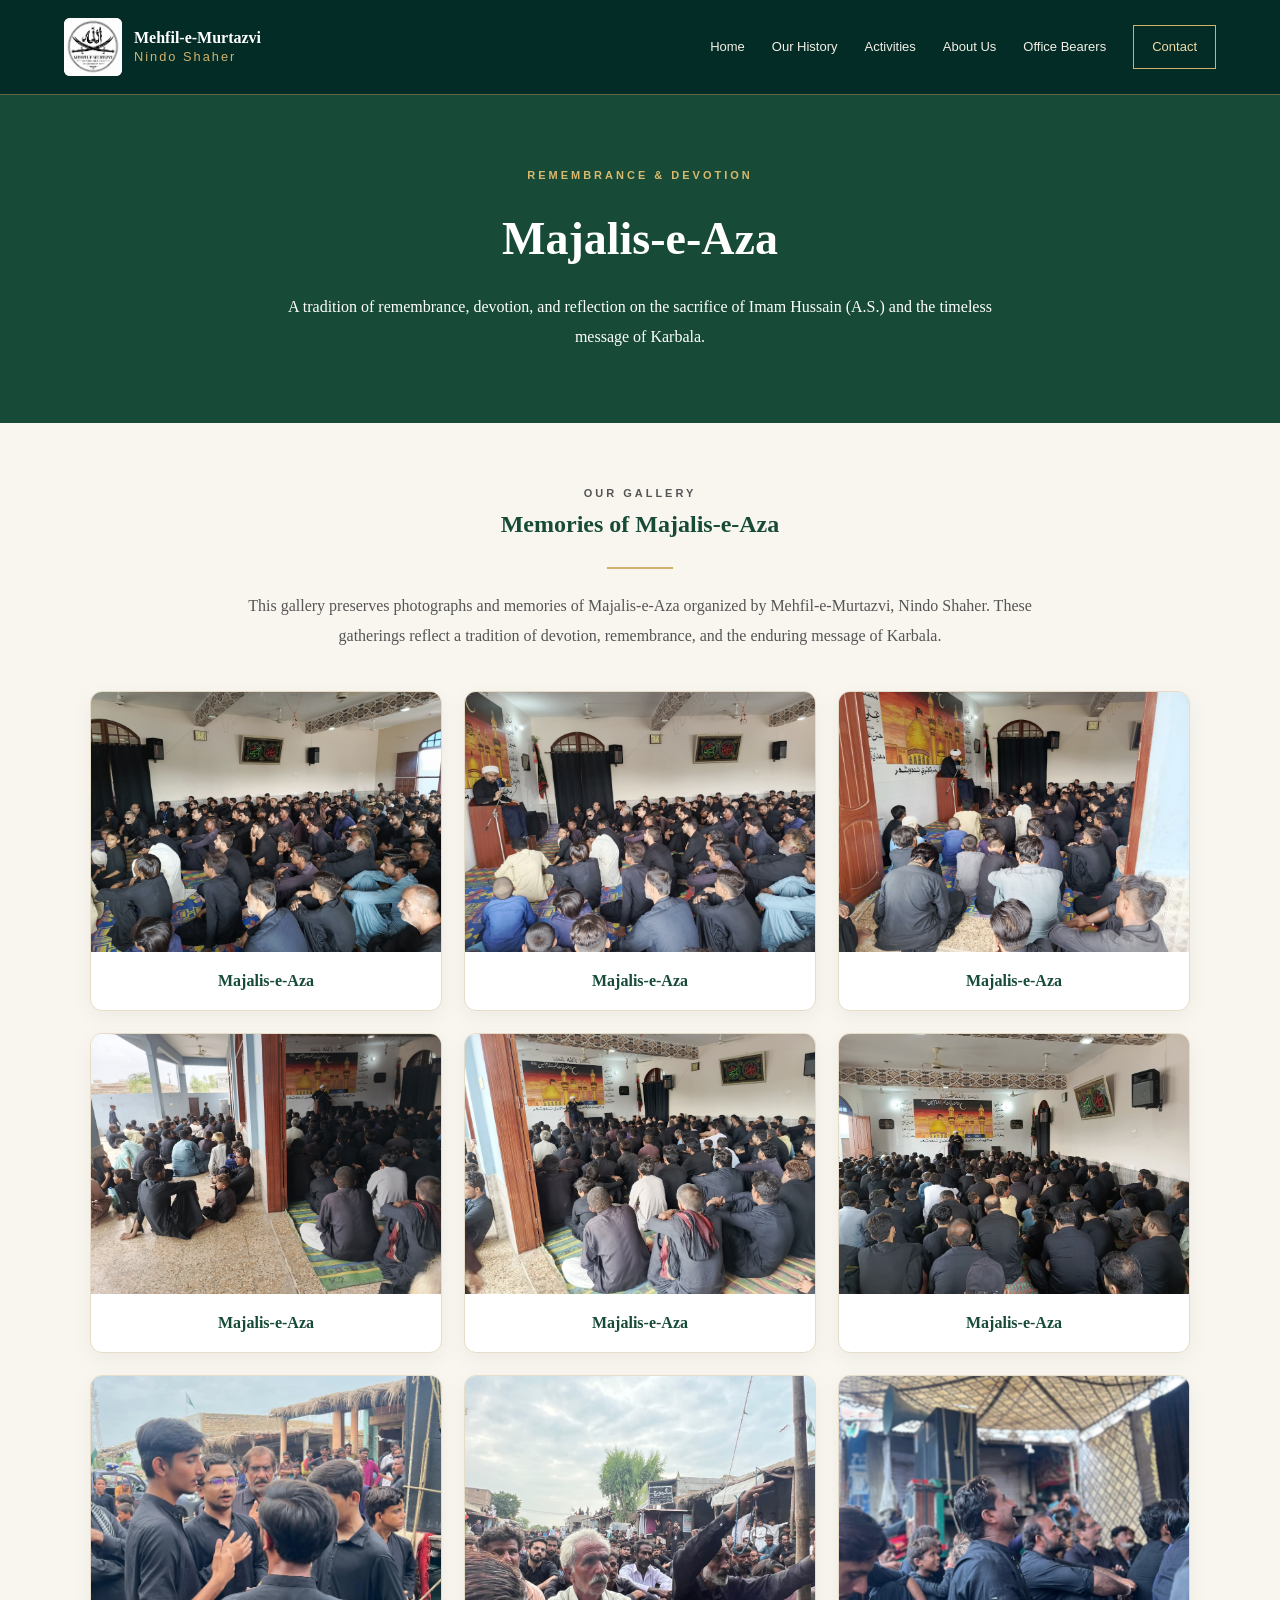
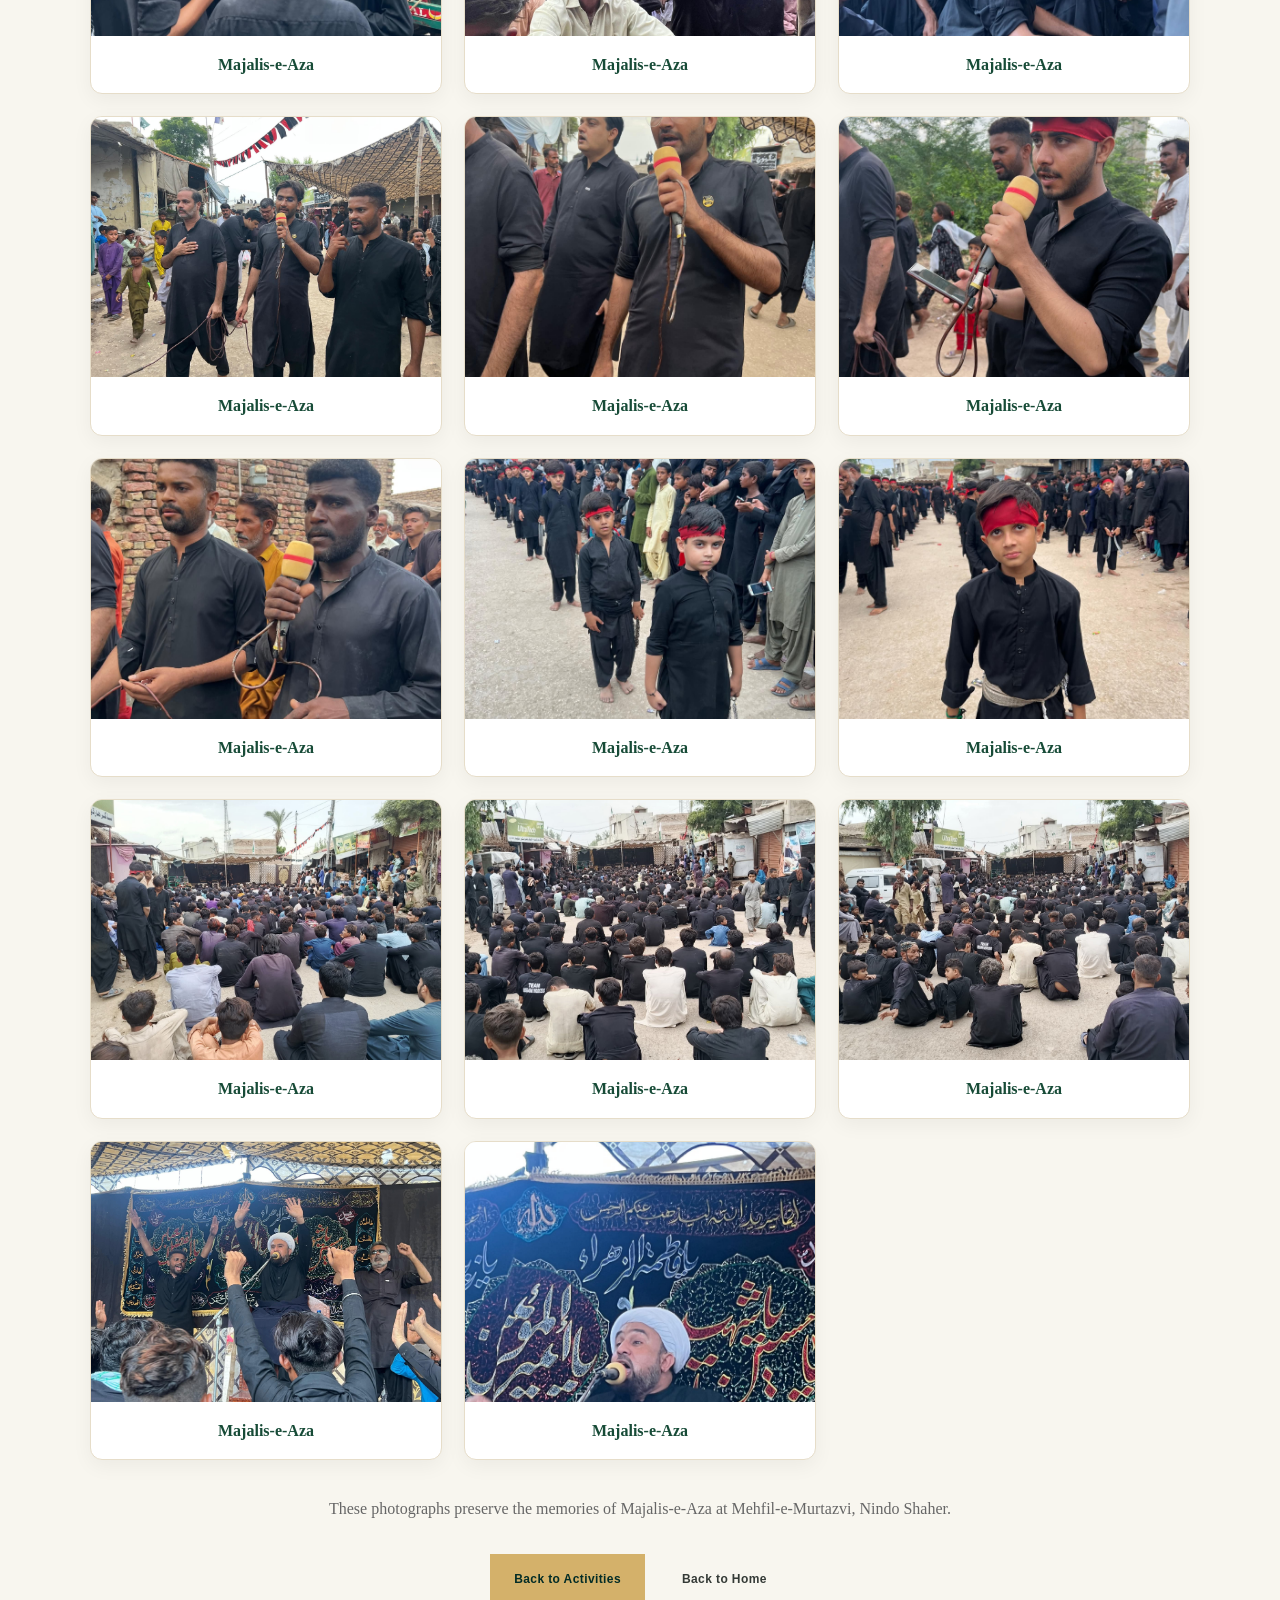
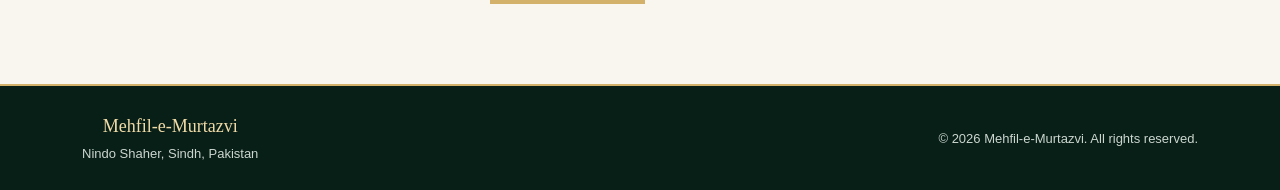
<file: majalis-e-aza.html>
<!DOCTYPE html>
<html lang="en">

<head>
    <meta charset="UTF-8">
    <meta name="viewport" content="width=device-width, initial-scale=1.0">

    <meta
        name="description"
        content="Explore photographs and memories of Majalis-e-Aza organized by Mehfil-e-Murtazvi, Nindo Shaher, Sindh, Pakistan."
    >

    <title>Majalis-e-Aza | Mehfil-e-Murtazvi</title>

    <link rel="stylesheet" href="style.css">

    <style>
        .gallery-hero {
            padding: 70px 20px;
            text-align: center;
            background: #174b37;
            color: #ffffff;
        }

        .gallery-hero .section-label {
            color: #d9b96e;
        }

        .gallery-hero h1 {
            margin: 14px 0;
            color: #ffffff;
            font-size: clamp(32px, 5vw, 46px);
        }

        .gallery-hero p {
            max-width: 760px;
            margin: 0 auto;
            line-height: 1.9;
        }

        .gallery-content {
            padding: 60px 20px 80px;
            background: #f8f6ef;
        }

        .gallery-intro {
            max-width: 800px;
            margin: 0 auto 40px;
            text-align: center;
        }

        .gallery-intro h2 {
            color: #174b37;
            margin-bottom: 16px;
        }

        .gallery-intro p {
            color: #555555;
            line-height: 1.9;
        }

        .photo-gallery {
            display: grid;
            grid-template-columns: repeat(3, minmax(0, 1fr));
            gap: 22px;
            max-width: 1100px;
            margin: 0 auto;
        }

        .photo-card {
            overflow: hidden;
            background: #ffffff;
            border: 1px solid #e6ddc9;
            border-radius: 12px;
            box-shadow: 0 6px 20px rgba(0, 0, 0, 0.05);
            transition: transform 0.25s ease, box-shadow 0.25s ease;
        }

        .photo-card:hover {
            transform: translateY(-5px);
            box-shadow: 0 12px 28px rgba(0, 0, 0, 0.10);
        }

        .photo-card img {
            display: block;
            width: 100%;
            height: 260px;
            object-fit: cover;
            background: #eee9dd;
        }

        .photo-caption {
            padding: 16px;
            color: #174b37;
            font-weight: 600;
            line-height: 1.6;
            text-align: center;
        }

        .gallery-note {
            max-width: 760px;
            margin: 35px auto 0;
            text-align: center;
            color: #666666;
            line-height: 1.8;
        }

        .gallery-navigation {
            display: flex;
            justify-content: center;
            flex-wrap: wrap;
            gap: 14px;
            margin-top: 30px;
        }

        @media (max-width: 800px) {
            .photo-gallery {
                grid-template-columns: repeat(2, minmax(0, 1fr));
                gap: 16px;
            }

            .photo-card img {
                height: 220px;
            }
        }

        @media (max-width: 520px) {
            .gallery-hero {
                padding: 50px 18px;
            }

            .gallery-content {
                padding: 40px 16px 55px;
            }

            .photo-gallery {
                grid-template-columns: 1fr;
            }

            .photo-card img {
                height: 250px;
            }
        }

        @media (prefers-reduced-motion: reduce) {
            .photo-card {
                transition: none;
            }

            .photo-card:hover {
                transform: none;
            }
        }
    </style>
</head>

<body>

    <!-- Website Header -->
    <header class="site-header">
        <div class="container navbar">

            <a href="index.html#home" class="brand">
                <img
                    src="mehfil-e-murtazvi-logo.jpg"
                    alt="Mehfil-e-Murtazvi Logo"
                    class="brand-logo"
                >

                <span class="brand-name">
                    <strong>Mehfil-e-Murtazvi</strong>
                    <small>Nindo Shaher</small>
                </span>
            </a>

            <nav class="navigation" aria-label="Main navigation">
                <a href="index.html#home">Home</a>
                <a href="history.html">Our History</a>
                <a href="activities.html" aria-current="page">Activities</a>
                <a href="index.html#about">About Us</a>
                <a href="index.html#office-bearers">Office Bearers</a>
                <a href="index.html#contact" class="nav-contact">Contact</a>
            </nav>

        </div>
    </header>

    <main>

        <!-- Gallery Hero -->
        <section class="gallery-hero">
            <div class="container">

                <p class="section-label">REMEMBRANCE &amp; DEVOTION</p>

                <h1>Majalis-e-Aza</h1>

                <p>
                    A tradition of remembrance, devotion, and reflection
                    on the sacrifice of Imam Hussain (A.S.) and the
                    timeless message of Karbala.
                </p>

            </div>
        </section>

        <!-- Gallery Content -->
        <section class="gallery-content">
            <div class="container">

                <div class="gallery-intro">

                    <p class="section-label">OUR GALLERY</p>

                    <h2>Memories of Majalis-e-Aza</h2>

                    <div class="gold-line centered"></div>

                    <p>
                        This gallery preserves photographs and memories
                        of Majalis-e-Aza organized by Mehfil-e-Murtazvi,
                        Nindo Shaher. These gatherings reflect a
                        tradition of devotion, remembrance, and the
                        enduring message of Karbala.
                    </p>

                </div>

                <!-- Majalis-e-Aza Photo Gallery -->
                <div class="photo-gallery">

                    <article class="photo-card">
                        <img src="majlis-aza-01.jpg" alt="Majalis-e-Aza photograph 1" loading="lazy">
                        <div class="photo-caption">Majalis-e-Aza</div>
                    </article>

                    <article class="photo-card">
                        <img src="majlis-aza-02.jpg" alt="Majalis-e-Aza photograph 2" loading="lazy">
                        <div class="photo-caption">Majalis-e-Aza</div>
                    </article>

                    <article class="photo-card">
                        <img src="majlis-aza-03.jpg" alt="Majalis-e-Aza photograph 3" loading="lazy">
                        <div class="photo-caption">Majalis-e-Aza</div>
                    </article>

                    <article class="photo-card">
                        <img src="majlis-aza-04.jpg" alt="Majalis-e-Aza photograph 4" loading="lazy">
                        <div class="photo-caption">Majalis-e-Aza</div>
                    </article>

                    <article class="photo-card">
                        <img src="majlis-aza-05.jpg" alt="Majalis-e-Aza photograph 5" loading="lazy">
                        <div class="photo-caption">Majalis-e-Aza</div>
                    </article>

                    <article class="photo-card">
                        <img src="majlis-aza-06.jpg" alt="Majalis-e-Aza photograph 6" loading="lazy">
                        <div class="photo-caption">Majalis-e-Aza</div>
                    </article>

                    <article class="photo-card">
                        <img src="majlis-aza-07.jpg" alt="Majalis-e-Aza photograph 7" loading="lazy">
                        <div class="photo-caption">Majalis-e-Aza</div>
                    </article>

                    <article class="photo-card">
                        <img src="majlis-aza-08.jpg" alt="Majalis-e-Aza photograph 8" loading="lazy">
                        <div class="photo-caption">Majalis-e-Aza</div>
                    </article>

                    <article class="photo-card">
                        <img src="majlis-aza-09.jpg" alt="Majalis-e-Aza photograph 9" loading="lazy">
                        <div class="photo-caption">Majalis-e-Aza</div>
                    </article>

                    <article class="photo-card">
                        <img src="majlis-aza-10.jpg" alt="Majalis-e-Aza photograph 10" loading="lazy">
                        <div class="photo-caption">Majalis-e-Aza</div>
                    </article>

                    <article class="photo-card">
                        <img src="majlis-aza-11.jpg" alt="Majalis-e-Aza photograph 11" loading="lazy">
                        <div class="photo-caption">Majalis-e-Aza</div>
                    </article>

                    <article class="photo-card">
                        <img src="majlis-aza-12.jpg" alt="Majalis-e-Aza photograph 12" loading="lazy">
                        <div class="photo-caption">Majalis-e-Aza</div>
                    </article>

                    <article class="photo-card">
                        <img src="majlis-aza-13.jpg" alt="Majalis-e-Aza photograph 13" loading="lazy">
                        <div class="photo-caption">Majalis-e-Aza</div>
                    </article>

                    <article class="photo-card">
                        <img src="majlis-aza-14.jpg" alt="Majalis-e-Aza photograph 14" loading="lazy">
                        <div class="photo-caption">Majalis-e-Aza</div>
                    </article>

                    <article class="photo-card">
                        <img src="majlis-aza-15.jpg" alt="Majalis-e-Aza photograph 15" loading="lazy">
                        <div class="photo-caption">Majalis-e-Aza</div>
                    </article>

                    <article class="photo-card">
                        <img src="majlis-aza-16.jpg" alt="Majalis-e-Aza photograph 16" loading="lazy">
                        <div class="photo-caption">Majalis-e-Aza</div>
                    </article>

                    <article class="photo-card">
                        <img src="majlis-aza-17.jpg" alt="Majalis-e-Aza photograph 17" loading="lazy">
                        <div class="photo-caption">Majalis-e-Aza</div>
                    </article>

                    <article class="photo-card">
                        <img src="majlis-aza-18.jpg" alt="Majalis-e-Aza photograph 18" loading="lazy">
                        <div class="photo-caption">Majalis-e-Aza</div>
                    </article>

                    <article class="photo-card">
                        <img src="majlis-aza-19.jpg" alt="Majalis-e-Aza photograph 19" loading="lazy">
                        <div class="photo-caption">Majalis-e-Aza</div>
                    </article>

                    <article class="photo-card">
                        <img src="majlis-aza-20.jpg" alt="Majalis-e-Aza photograph 20" loading="lazy">
                        <div class="photo-caption">Majalis-e-Aza</div>
                    </article>

                </div>

                <p class="gallery-note">
                    These photographs preserve the memories of
                    Majalis-e-Aza at Mehfil-e-Murtazvi, Nindo Shaher.
                </p>

                <div class="gallery-navigation">
                    <a href="activities.html" class="btn btn-gold">
                        Back to Activities
                    </a>

                    <a href="index.html#home" class="btn">
                        Back to Home
                    </a>
                </div>

            </div>
        </section>

    </main>

    <!-- Website Footer -->
    <footer class="site-footer" id="contact">
        <div class="container footer-content">

            <div>
                <strong>Mehfil-e-Murtazvi</strong>
                <p>Nindo Shaher, Sindh, Pakistan</p>
            </div>

            <p class="copyright">
                &copy; <span id="current-year">2026</span>
                Mehfil-e-Murtazvi. All rights reserved.
            </p>

        </div>
    </footer>

    <script>
        document.getElementById("current-year").textContent =
            new Date().getFullYear();
    </script>

</body>
</html>
</file>
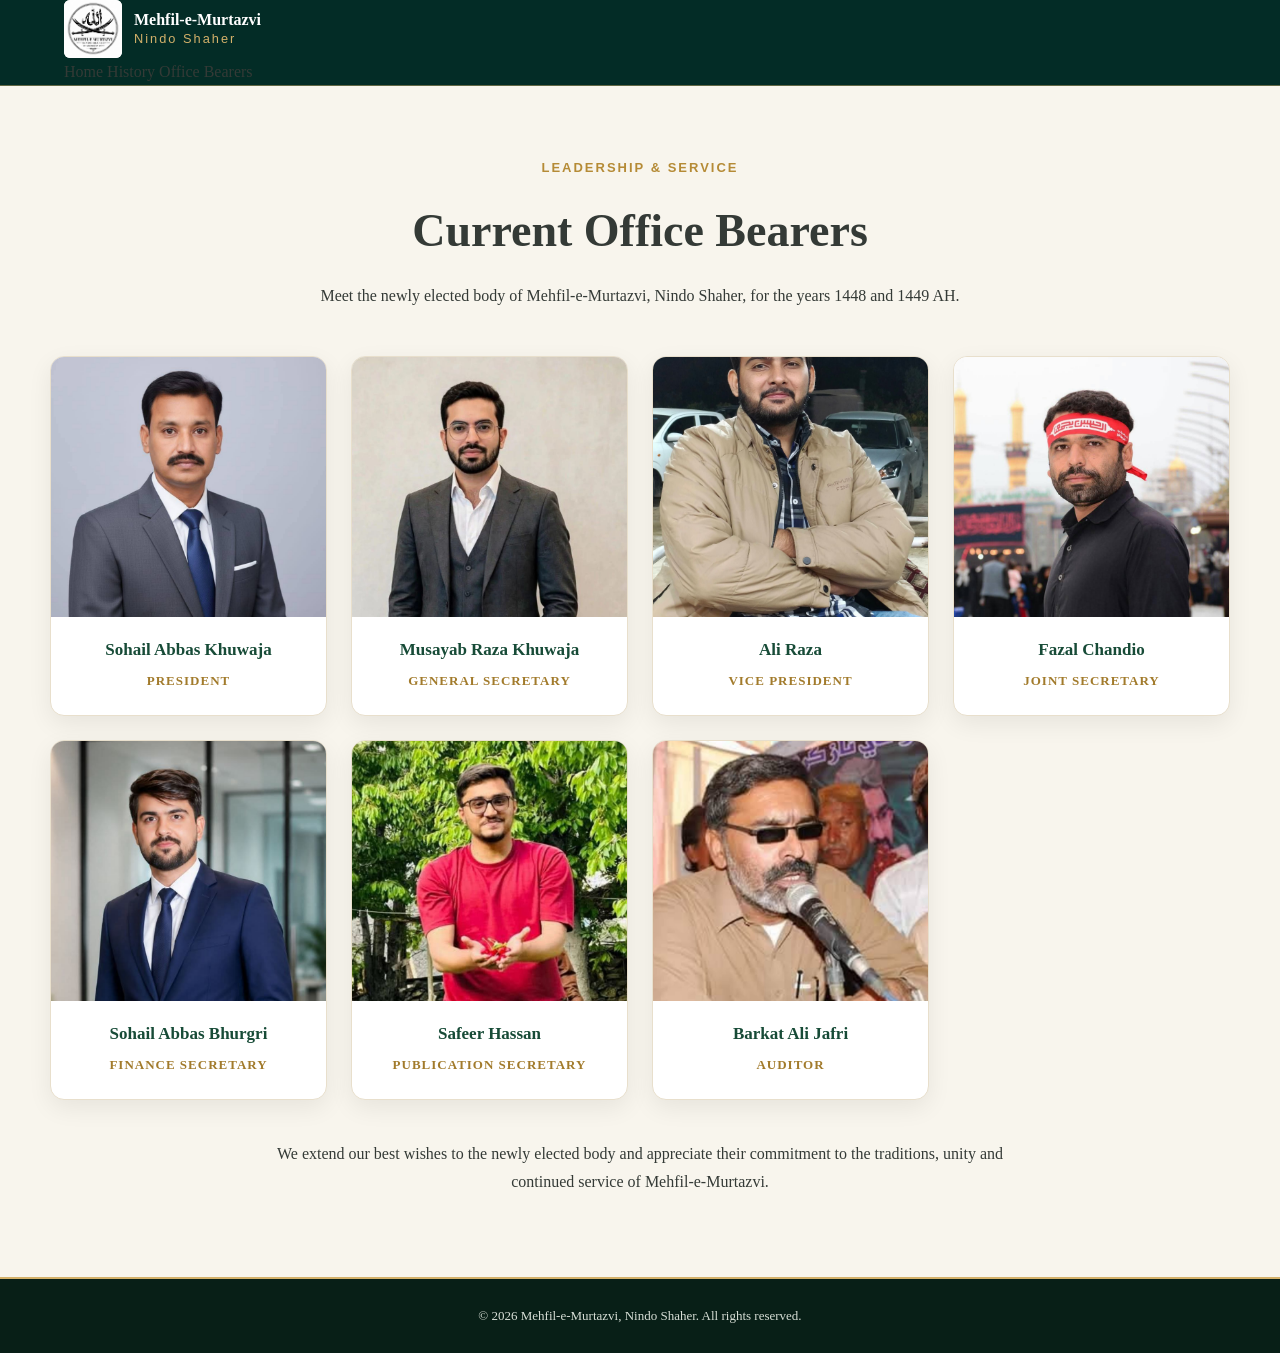
<file: office-bearers.html>
<!DOCTYPE html>
<html lang="en">

<head>
    <meta charset="UTF-8">
    <meta name="viewport" content="width=device-width, initial-scale=1.0">

    <title>Current Office Bearers | Mehfil-e-Murtazvi</title>

    <meta
        name="description"
        content="Meet the newly elected body of Mehfil-e-Murtazvi, Nindo Shaher, for 1448 and 1449 AH."
    >

    <link rel="stylesheet" href="style.css">

    <style>
        .office-bearers-section {
            padding: 70px 20px 80px;
        }

        .office-bearers-heading {
            text-align: center;
            max-width: 760px;
            margin: 0 auto 45px;
        }

        .office-bearers-heading .eyebrow {
            color: #b58b36;
            font-weight: 700;
            letter-spacing: 2px;
            text-transform: uppercase;
            font-size: 13px;
        }

        .office-bearers-heading h1 {
            margin: 12px 0;
            font-size: clamp(30px, 5vw, 46px);
        }

        .office-bearers-heading p {
            line-height: 1.8;
        }

        .office-bearers-grid {
            display: grid;
            grid-template-columns: repeat(4, minmax(0, 1fr));
            gap: 24px;
            max-width: 1180px;
            margin: 0 auto;
        }

        .office-bearer-card {
            min-width: 0;
            overflow: hidden;
            background: #ffffff;
            border: 1px solid #e8dfcc;
            border-radius: 14px;
            text-align: center;
            box-shadow: 0 8px 24px rgba(0, 0, 0, 0.07);
            transition: transform 0.25s ease, box-shadow 0.25s ease;
        }

        .office-bearer-card:hover {
            transform: translateY(-5px);
            box-shadow: 0 14px 30px rgba(0, 0, 0, 0.12);
        }

        .office-bearer-card img {
            display: block;
            width: 100%;
            height: 260px;
            object-fit: cover;
            object-position: center;
            background: #f4f0e7;
        }

        .office-bearer-info {
            padding: 20px 12px 24px;
        }

        .office-bearer-info h2 {
            margin: 0 0 9px;
            color: #174b37;
            font-size: 17px;
            line-height: 1.5;
        }

        .office-bearer-info p {
            margin: 0;
            color: #a27b2c;
            font-size: 13px;
            font-weight: 700;
            letter-spacing: 1px;
            line-height: 1.5;
            text-transform: uppercase;
        }

        .office-bearers-note {
            max-width: 760px;
            margin: 40px auto 0;
            text-align: center;
            line-height: 1.8;
        }

        @media (max-width: 950px) {
            .office-bearers-grid {
                grid-template-columns: repeat(2, minmax(0, 1fr));
                gap: 20px;
            }
        }

        @media (max-width: 480px) {
            .office-bearers-section {
                padding: 45px 14px 55px;
            }

            .office-bearers-grid {
                gap: 14px;
            }

            .office-bearer-card {
                border-radius: 10px;
            }

            .office-bearer-card img {
                height: 190px;
            }

            .office-bearer-info {
                padding: 14px 7px 18px;
            }

            .office-bearer-info h2 {
                font-size: 14px;
            }

            .office-bearer-info p {
                font-size: 11px;
                letter-spacing: 0.5px;
            }
        }
    </style>
</head>

<body>

    <!-- Header -->
    <header class="site-header">
        <div class="container header-inner">

            <a href="index.html#home" class="brand">
                <img
                    src="mehfil-e-murtazvi-logo.jpg"
                    alt="Mehfil-e-Murtazvi Logo"
                    class="brand-logo"
                >

                <span class="brand-name">
                    <strong>Mehfil-e-Murtazvi</strong>
                    <small>Nindo Shaher</small>
                </span>
            </a>

            <nav class="main-nav">
                <a href="index.html">Home</a>
                <a href="history.html">History</a>
                <a href="office-bearers.html" aria-current="page">
                    Office Bearers
                </a>
            </nav>

        </div>
    </header>

    <main>

        <!-- Page Introduction -->
        <section class="office-bearers-section">

            <div class="office-bearers-heading">

                <p class="eyebrow">Leadership & Service</p>

                <h1>Current Office Bearers</h1>

                <p>
                    Meet the newly elected body of Mehfil-e-Murtazvi,
                    Nindo Shaher, for the years 1448 and 1449 AH.
                </p>

            </div>

            <!-- Office Bearers Gallery -->
            <div class="office-bearers-grid">

                <article class="office-bearer-card">
                    <img
                        src="president-sohail-abbas-khuwaja.jpg"
                        alt="Sohail Abbas Khuwaja, President"
                        loading="lazy"
                    >
                    <div class="office-bearer-info">
                        <h2>Sohail Abbas Khuwaja</h2>
                        <p>President</p>
                    </div>
                </article>

                <article class="office-bearer-card">
                    <img
                        src="general-secretary-musayab-raza-khuwaja.jpg"
                        alt="Musayab Raza Khuwaja, General Secretary"
                        loading="lazy"
                    >
                    <div class="office-bearer-info">
                        <h2>Musayab Raza Khuwaja</h2>
                        <p>General Secretary</p>
                    </div>
                </article>

                <article class="office-bearer-card">
                    <img
                        src="vice-president-ali-raza.jpg"
                        alt="Ali Raza, Vice President"
                        loading="lazy"
                    >
                    <div class="office-bearer-info">
                        <h2>Ali Raza</h2>
                        <p>Vice President</p>
                    </div>
                </article>

                <article class="office-bearer-card">
                    <img
                        src="joint-secretary-fazal-chandio.jpg"
                        alt="Fazal Chandio, Joint Secretary"
                        loading="lazy"
                    >
                    <div class="office-bearer-info">
                        <h2>Fazal Chandio</h2>
                        <p>Joint Secretary</p>
                    </div>
                </article>

                <article class="office-bearer-card">
                    <img
                        src="finance-secretary-sohail-abbas-bhurgri.jpg"
                        alt="Sohail Abbas Bhurgri, Finance Secretary"
                        loading="lazy"
                    >
                    <div class="office-bearer-info">
                        <h2>Sohail Abbas Bhurgri</h2>
                        <p>Finance Secretary</p>
                    </div>
                </article>

                <article class="office-bearer-card">
                    <img
                        src="publication-secretary-safeer-hassan.jpg"
                        alt="Safeer Hassan, Publication Secretary"
                        loading="lazy"
                    >
                    <div class="office-bearer-info">
                        <h2>Safeer Hassan</h2>
                        <p>Publication Secretary</p>
                    </div>
                </article>

                <article class="office-bearer-card">
                    <img
                        src="auditor-barkat-ali-jafri.jpg"
                        alt="Barkat Ali Jafri, Auditor"
                        loading="lazy"
                    >
                    <div class="office-bearer-info">
                        <h2>Barkat Ali Jafri</h2>
                        <p>Auditor</p>
                    </div>
                </article>

            </div>

            <p class="office-bearers-note">
                We extend our best wishes to the newly elected body
                and appreciate their commitment to the traditions,
                unity and continued service of Mehfil-e-Murtazvi.
            </p>

        </section>

    </main>

    <!-- Footer -->
    <footer class="site-footer">
        <div class="container">
            <p>
                &copy; 2026 Mehfil-e-Murtazvi, Nindo Shaher.
                All rights reserved.
            </p>
        </div>
    </footer>

</body>
</html>
</file>
<file: style.css>
/* ==============================
MEHFIL-E-MURTAZVI
Professional Islamic Heritage
============================== */

:root {
--emerald: #063f35;
--deep-green: #032c26;
--gold: #d4b16a;
--gold-light: #f0dba7;
--cream: #f8f5ed;
--white: #ffffff;
--text: #343a36;
--muted: #c8d4ce;
}

* {
  margin: 0;
  padding: 0;
  box-sizing: border-box;
  }

html {
scroll-behavior: smooth;
scroll-padding-top: 90px;
}

body {
font-family: Georgia, "Times New Roman", serif;
color: var(--text);
background: var(--cream);
line-height: 1.7;
}

a {
color: inherit;
text-decoration: none;
}

img {
max-width: 100%;
display: block;
}

.container {
width: min(1180px, 90%);
margin: 0 auto;
}

/* HEADER */

.site-header {
position: relative;
z-index: 10;
background: var(--deep-green);
border-bottom: 1px solid rgba(212, 177, 106, 0.45);
}

.navbar {
min-height: 94px;
display: flex;
align-items: center;
justify-content: space-between;
gap: 30px;
}

.brand {
display: flex;
align-items: center;
gap: 13px;
color: var(--white);
flex-shrink: 0;
}

.brand-mark {
width: 48px;
height: 48px;
display: grid;
place-items: center;
border: 1px solid var(--gold);
border-radius: 50%;
color: var(--gold-light);
font-size: 29px;
}

.brand-name {
display: flex;
flex-direction: column;
line-height: 1.4;
}

.brand-name strong {
font-size: 17px;
font-weight: 600;
}

.brand-name small {
color: var(--gold);
font-family: Arial, sans-serif;
font-size: 12px;
letter-spacing: 2px;
}

.navigation {
display: flex;
align-items: center;
gap: 27px;
font-family: Arial, sans-serif;
font-size: 13px;
}

.navigation a {
color: #f4f0e6;
transition: color 0.3s ease;
}

.navigation a:hover {
color: var(--gold-light);
}

.navigation .nav-contact {
padding: 10px 18px;
border: 1px solid var(--gold);
color: var(--gold-light);
}

/* HERO SECTION */

.hero {
min-height: 690px;
position: relative;
display: flex;
align-items: center;
overflow: hidden;
isolation: isolate;
background-color: var(--deep-green);
}

.hero-image {
position: absolute;
inset: 0;
width: 100%;
height: 100%;
max-width: none;
object-fit: contain;
object-position: center center;
z-index: -2;
}

.hero-overlay {
position: absolute;
inset: 0;
z-index: -1;
background:
linear-gradient(
90deg,
rgba(3, 32, 27, 0.88) 0%,
rgba(4, 47, 39, 0.58) 45%,
rgba(3, 36, 30, 0.12) 100%
),
linear-gradient(
0deg,
rgba(3, 32, 27, 0.35),
transparent 55%
);
pointer-events: none;
}

.hero-content {
position: relative;
z-index: 1;
width: 100%;
padding-top: 78px;
padding-bottom: 95px;
color: var(--white);
}

.eyebrow,
.section-label {
font-family: Arial, sans-serif;
font-size: 11px;
font-weight: 700;
letter-spacing: 3px;
color: var(--gold-light);
}

.gold-line {
width: 66px;
height: 2px;
margin: 22px 0;
background: var(--gold);
}

.hero h1 {
max-width: 780px;
font-size: clamp(42px, 6vw, 76px);
font-weight: 500;
line-height: 1.13;
letter-spacing: -1.5px;
}

.hero h1 span {
display: block;
margin-top: 10px;
color: var(--gold-light);
font-size: clamp(27px, 3.6vw, 43px);
letter-spacing: 1px;
}

.hero-description {
max-width: 590px;
margin-top: 25px;
color: #e4e9e3;
font-family: Arial, sans-serif;
font-size: 15px;
line-height: 1.9;
}

.hero-buttons {
display: flex;
flex-wrap: wrap;
gap: 15px;
margin-top: 34px;
}

.btn {
min-height: 50px;
padding: 13px 23px;
display: inline-flex;
justify-content: center;
align-items: center;
font-family: Arial, sans-serif;
font-size: 12px;
font-weight: 700;
letter-spacing: 0.4px;
transition: background 0.3s ease, color 0.3s ease;
}

.btn-gold {
background: var(--gold);
border: 1px solid var(--gold);
color: var(--deep-green);
}

.btn-gold:hover {
background: var(--gold-light);
border-color: var(--gold-light);
}

.btn-outline {
border: 1px solid rgba(240, 219, 167, 0.85);
color: var(--white);
}

.btn-outline:hover {
background: var(--white);
color: var(--deep-green);
}

.hero-established {
display: flex;
align-items: center;
gap: 16px;
margin-top: 48px;
padding-top: 23px;
border-top: 1px solid rgba(240, 219, 167, 0.35);
max-width: 350px;
}

.established-number {
color: var(--gold-light);
font-size: 35px;
line-height: 1;
}

.established-text {
padding-left: 16px;
border-left: 1px solid var(--gold);
color: #e1e7df;
font-family: Arial, sans-serif;
font-size: 11px;
line-height: 1.7;
}

.hero-bottom-border {
position: absolute;
bottom: 0;
left: 0;
width: 100%;
height: 4px;
background: linear-gradient(
90deg,
var(--deep-green),
var(--gold),
var(--deep-green)
);
}

/* CONTENT SECTIONS */

.intro-section,
.history-section,
.activities-section {
padding: 85px 0;
text-align: center;
}

.intro-section {
background: var(--cream);
}

.section-label {
color: #98763a;
}

.intro-content h2,
.history-section h2,
.activities-section h2 {
margin-top: 12px;
color: var(--emerald);
font-size: clamp(30px, 4vw, 43px);
font-weight: 500;
line-height: 1.3;
}

.gold-line.centered {
margin: 22px auto;
}

.intro-content > p:last-child,
.history-section .container > p:last-child,
.activities-section .container > p:last-child {
max-width: 740px;
margin: 0 auto;
color: #626a64;
font-family: Arial, sans-serif;
font-size: 15px;
line-height: 1.9;
}

.history-section {
background: #eee8da;
}

.activities-section {
background: var(--white);
}

/* FOOTER */

.site-footer {
padding: 35px 0;
background: var(--deep-green);
color: #f3f0e6;
border-top: 2px solid var(--gold);
}

.footer-content {
display: flex;
justify-content: space-between;
align-items: center;
gap: 25px;
}

.footer-content strong {
color: var(--gold-light);
font-size: 18px;
font-weight: 500;
}

.footer-content p {
font-family: Arial, sans-serif;
font-size: 12px;
color: #cbd6cf;
}

.copyright {
text-align: right;
}

/* TABLET */

@media (max-width: 900px) {
.navbar {
padding-top: 20px;
padding-bottom: 20px;
flex-direction: column;
gap: 18px;
}

```
.navigation {
    justify-content: center;
    flex-wrap: wrap;
    gap: 16px 22px;
}

.hero {
    min-height: 620px;
}

.hero-content {
    padding-top: 65px;
    padding-bottom: 75px;
}

.hero h1 {
    font-size: clamp(40px, 7vw, 64px);
}

.footer-content {
    flex-direction: column;
    text-align: center;
}

.copyright {
    text-align: center;
}
```

}

/* MOBILE */

@media (max-width: 600px) {
.container {
width: 90%;
}

```
.brand-mark {
    width: 42px;
    height: 42px;
    font-size: 25px;
}

.brand-name strong {
    font-size: 15px;
}

.brand-name small {
    font-size: 10px;
    letter-spacing: 1.5px;
}

.navigation {
    gap: 12px 16px;
    font-size: 12px;
}

.navigation .nav-contact {
    padding: 7px 12px;
}

.hero {
    min-height: 650px;
    align-items: flex-start;
}

.hero-image {
    object-position: center center;
}

.hero-overlay {
    background: rgba(3, 32, 27, 0.60);
}

.hero-content {
    padding-top: 55px;
    padding-bottom: 65px;
}

.eyebrow,
.section-label {
    font-size: 10px;
    letter-spacing: 2px;
}

.hero h1 {
    font-size: clamp(35px, 10vw, 48px);
    letter-spacing: -0.5px;
}

.hero h1 span {
    font-size: clamp(25px, 7vw, 34px);
}

.hero-description {
    font-size: 14px;
    line-height: 1.8;
}

.hero-buttons {
    gap: 12px;
}

.btn {
    min-height: 46px;
    padding: 12px 16px;
    font-size: 11px;
}

.hero-established {
    margin-top: 35px;
}

.established-number {
    font-size: 30px;
}

.intro-section,
.history-section,
.activities-section {
    padding: 60px 0;
}

.intro-content h2,
.history-section h2,
.activities-section h2 {
    font-size: 30px;
}

.intro-content > p:last-child,
.history-section .container > p:last-child,
.activities-section .container > p:last-child {
    font-size: 14px;
}

.site-footer {
    padding: 30px 0;
}
```

}

/* REDUCED MOTION */

@media (prefers-reduced-motion: reduce) {
html {
scroll-behavior: auto;
}

```
*,
*::before,
*::after {
    transition-duration: 0.01ms !important;
}
```

}

/* ========================================
   MEHFIL-E-MURTAZVI — HISTORY PAGE
======================================== */

.history-hero {
    position: relative;
    overflow: hidden;
    padding: 100px 24px 90px;
    text-align: center;
    color: #fffaf0;
    background:
        radial-gradient(
            ellipse at top,
            rgba(39, 100, 72, 0.65),
            transparent 65%
        ),
        linear-gradient(135deg, #092b20, #103d2c 60%, #09251c);
}

.history-hero::before {
    content: "";
    position: absolute;
    inset: 18px;
    border: 1px solid rgba(207, 174, 96, 0.3);
    pointer-events: none;
}

.history-hero-content {
    position: relative;
    z-index: 1;
    max-width: 850px;
    margin: 0 auto;
}

.history-hero .eyebrow,
.history-section .eyebrow,
.history-highlight .eyebrow {
    margin: 0 0 18px;
    color: #c9a85c;
    font-size: 12px;
    font-weight: 700;
    letter-spacing: 3px;
    line-height: 1.8;
}

.history-hero h1 {
    margin: 0 auto 22px;
    color: #fffaf0;
    font-family: Georgia, "Times New Roman", serif;
    font-size: clamp(38px, 6vw, 68px);
    font-weight: 500;
    line-height: 1.15;
}

.history-intro {
    max-width: 680px;
    margin: 0 auto;
    color: #e5e7df;
    font-size: 17px;
    line-height: 1.9;
}

.history-years {
    display: flex;
    align-items: center;
    justify-content: center;
    gap: 42px;
    margin-top: 48px;
}

.history-years div:not(.year-divider) {
    display: flex;
    flex-direction: column;
    gap: 8px;
}

.history-years strong {
    color: #d7b96d;
    font-family: Georgia, "Times New Roman", serif;
    font-size: 38px;
    font-weight: 500;
}

.history-years span {
    color: #f3eee2;
    font-size: 13px;
    letter-spacing: 0.5px;
}

.year-divider {
    width: 1px;
    height: 55px;
    background: rgba(215, 185, 109, 0.55);
}

.history-section {
    padding: 85px 24px;
    background: #fbf8f0;
}

.history-content,
.highlight-content {
    max-width: 820px;
    margin: 0 auto;
}

.history-section h2,
.history-highlight h2 {
    margin: 0 0 25px;
    font-family: Georgia, "Times New Roman", serif;
    font-size: clamp(30px, 4vw, 43px);
    font-weight: 500;
    line-height: 1.25;
}

.history-section h2 {
    color: #123d2c;
}

.history-content > p:not(.eyebrow),
.history-highlight p:not(.eyebrow) {
    font-size: 16px;
    line-height: 2;
}

.history-content > p:not(.eyebrow) {
    color: #555c54;
    margin: 0 0 20px;
}

.history-highlight {
    padding: 75px 24px;
    color: #f9f5e9;
    background: #103b2b;
}

.history-highlight h2 {
    color: #fffaf0;
}

.history-highlight p:not(.eyebrow) {
    color: #dce5dc;
    margin: 0;
}

.history-button {
    display: inline-block;
    margin-top: 24px;
    padding: 14px 27px;
    border: 1px solid #b99a53;
    border-radius: 3px;
    background: #103b2b;
    color: #fffaf0;
    font-size: 14px;
    font-weight: 600;
    text-decoration: none;
    transition: background 0.25s ease, color 0.25s ease;
}

.history-button:hover {
    background: #c9a85c;
    color: #102c21;
}

.site-footer {
    padding: 25px 20px;
    background: #081f17;
    color: #d8dfd7;
    text-align: center;
}

.site-footer p {
    margin: 0;
    font-size: 13px;
    line-height: 1.8;
}

@media (max-width: 600px) {
    .history-hero {
        padding: 75px 22px 65px;
    }

    .history-hero::before {
        inset: 10px;
    }

    .history-intro {
        font-size: 15px;
    }

    .history-years {
        gap: 20px;
        margin-top: 35px;
    }

    .history-years strong {
        font-size: 30px;
    }

    .history-years span {
        max-width: 110px;
        font-size: 11px;
        line-height: 1.6;
    }

    .history-section {
        padding: 60px 23px;
    }

    .history-highlight {
        padding: 60px 23px;
    }

    .history-content > p:not(.eyebrow),
    .history-highlight p:not(.eyebrow) {
        font-size: 15px;
        line-height: 1.9;
    }
}

/* ========================================
   MEHFIL-E-MURTAZVI — HISTORY PAGE
   Emerald Green, Gold & Cream Theme
======================================== */

.history-hero {
  position: relative;
  overflow: hidden;
  padding: 90px 20px 85px;
  text-align: center;
  color: #fffaf0;
  background: linear-gradient(135deg, #092f26 0%, #104b3b 60%, #09271f 100%);
}

.history-hero-content {
  max-width: 900px;
  margin: 0 auto;
}

.history-eyebrow {
  margin-bottom: 14px;
  color: #c9a85c;
  font-size: 0.78rem;
  font-weight: 700;
  letter-spacing: 3px;
  text-transform: uppercase;
}

.history-hero h1 {
  max-width: 850px;
  margin: 0 auto 22px;
  color: #fffaf0;
  font-size: clamp(2.2rem, 5vw, 4rem);
  line-height: 1.15;
}

.history-hero-content > p:not(.history-eyebrow) {
  max-width: 720px;
  margin: 0 auto 32px;
  color: #eee6d4;
  font-size: 1.08rem;
  line-height: 1.9;
}

.history-years {
  display: flex;
  justify-content: center;
  flex-wrap: wrap;
  gap: 22px;
  margin: 35px 0;
}

.history-years > div {
  min-width: 180px;
  padding: 22px 28px;
  border: 1px solid rgba(201, 168, 92, 0.55);
  border-radius: 12px;
  background: rgba(255, 255, 255, 0.045);
}

.history-years strong,
.history-years span {
  display: block;
}

.history-years strong {
  margin-bottom: 8px;
  color: #d8b86a;
  font-size: 2rem;
}

.history-years span {
  color: #f5eddd;
  font-size: 0.9rem;
}

.history-button {
  display: inline-block;
  padding: 14px 28px;
  border: 1px solid #d8b86a;
  border-radius: 6px;
  background: #c9a85c;
  color: #102f25;
  font-weight: 700;
  text-decoration: none;
  transition: background 0.25s ease, transform 0.25s ease;
}

.history-button:hover {
  background: #e2ca8b;
  transform: translateY(-2px);
}

.history-section {
  padding: 75px 20px;
  background: #fffaf0;
}

.history-section:nth-of-type(even) {
  background: #f4efe3;
}

.history-content,
.highlight-content {
  max-width: 900px;
  margin: 0 auto;
}

.history-content h2,
.highlight-content h2 {
  margin: 0 0 25px;
  color: #123d30;
  font-size: clamp(1.8rem, 3.5vw, 2.6rem);
  line-height: 1.3;
}

.history-content > p:not(.history-eyebrow),
.highlight-content > p:not(.history-eyebrow) {
  margin: 0 0 20px;
  color: #4b5149;
  font-size: 1.02rem;
  line-height: 1.95;
}

.history-highlight {
  background: #103e31;
}

.history-highlight .history-eyebrow {
  color: #dfc274;
}

.history-highlight h2 {
  color: #fff7e8;
}

.history-highlight .highlight-content > p:not(.history-eyebrow) {
  color: #e9e5d9;
}

.history-member-list {
  margin: 22px 0 28px;
  padding-left: 25px;
  color: #4b5149;
  line-height: 2;
}

.history-highlight .history-member-list {
  color: #f1eadb;
}

.history-member-list li {
  padding-left: 5px;
  margin-bottom: 5px;
}

.history-member-list li::marker {
  color: #c9a85c;
}

.registration-note {
  margin-top: 32px;
  padding: 26px;
  border-left: 4px solid #c9a85c;
  border-radius: 0 10px 10px 0;
  background: rgba(255, 255, 255, 0.07);
}

.registration-note h3 {
  margin: 0 0 14px;
  color: #dfc274;
  font-size: 1.25rem;
}

.registration-note p {
  margin: 0 0 15px;
  color: #f1eadb;
  line-height: 1.9;
}

.registration-note p:last-child {
  margin-bottom: 0;
}

.personalities-gallery {
  margin-top: 35px;
}

.gallery-placeholder {
  padding: 45px 25px;
  border: 1px dashed #c9a85c;
  border-radius: 14px;
  background: #f4efe3;
  text-align: center;
}

.gallery-symbol {
  display: inline-flex;
  width: 55px;
  height: 55px;
  align-items: center;
  justify-content: center;
  margin-bottom: 16px;
  border-radius: 50%;
  background: #123d30;
  color: #dfc274;
  font-size: 1.6rem;
}

.gallery-placeholder h3 {
  margin: 0 0 12px;
  color: #123d30;
  font-size: 1.35rem;
}

.gallery-placeholder p {
  margin: 0;
  color: #66685e;
  line-height: 1.8;
}

/* History page responsive layout */
@media (max-width: 768px) {
  .history-hero {
    padding: 65px 18px;
  }

  .history-years {
    gap: 12px;
  }

  .history-years > div {
    flex: 1 1 140px;
    min-width: 0;
    padding: 18px 12px;
  }

  .history-years strong {
    font-size: 1.7rem;
  }

  .history-section {
    padding: 52px 18px;
  }

  .history-content h2,
  .highlight-content h2 {
    font-size: 1.8rem;
  }

  .registration-note {
    padding: 20px;
  }

  .gallery-placeholder {
    padding: 32px 18px;
  }
}

/* Header Logo */
.brand-logo {
    display: block;
    width: 58px;
    height: 58px;
    object-fit: contain;
    flex-shrink: 0;
    background: #ffffff;
    border-radius: 6px;
}

.brand {
    display: flex;
    align-items: center;
    gap: 12px;
    text-decoration: none;
}

.brand-name {
    display: flex;
    flex-direction: column;
    line-height: 1.3;
}

.brand-name strong {
    font-size: 1rem;
}

.brand-name small {
    font-size: 0.8rem;
}

@media (max-width: 480px) {
    .brand-logo {
        width: 46px;
        height: 46px;
    }

    .brand {
        gap: 8px;
    }

    .brand-name strong {
        font-size: 0.9rem;
    }
}

/* Respected Personalities Gallery */
.personalities-gallery {
    display: grid;
    grid-template-columns: repeat(4, minmax(0, 1fr));
    gap: 24px;
    margin-top: 32px;
    align-items: stretch;
}

.personality-card {
    min-width: 0;
    overflow: hidden;
    background: #ffffff;
    border: 1px solid #e6dfd0;
    border-radius: 12px;
    text-align: center;
    box-shadow: 0 6px 20px rgba(0, 0, 0, 0.08);
}

.personality-card img {
    display: block;
    width: 100%;
    height: 260px;
    object-fit: cover;
    object-position: center;
}

.personality-card h3 {
    margin: 0;
    padding: 15px 8px;
    color: #174b37;
    font-size: 16px;
    line-height: 1.4;
}

/* Tablet */
@media (max-width: 900px) {
    .personalities-gallery {
        grid-template-columns: repeat(2, minmax(0, 1fr));
        gap: 20px;
    }
}

/* Mobile */
@media (max-width: 480px) {
    .personalities-gallery {
        grid-template-columns: repeat(2, minmax(0, 1fr));
        gap: 12px;
    }

    .personality-card img {
        height: 190px;
    }

    .personality-card h3 {
        padding: 12px 5px;
        font-size: 14px;
    }
}
</file>
